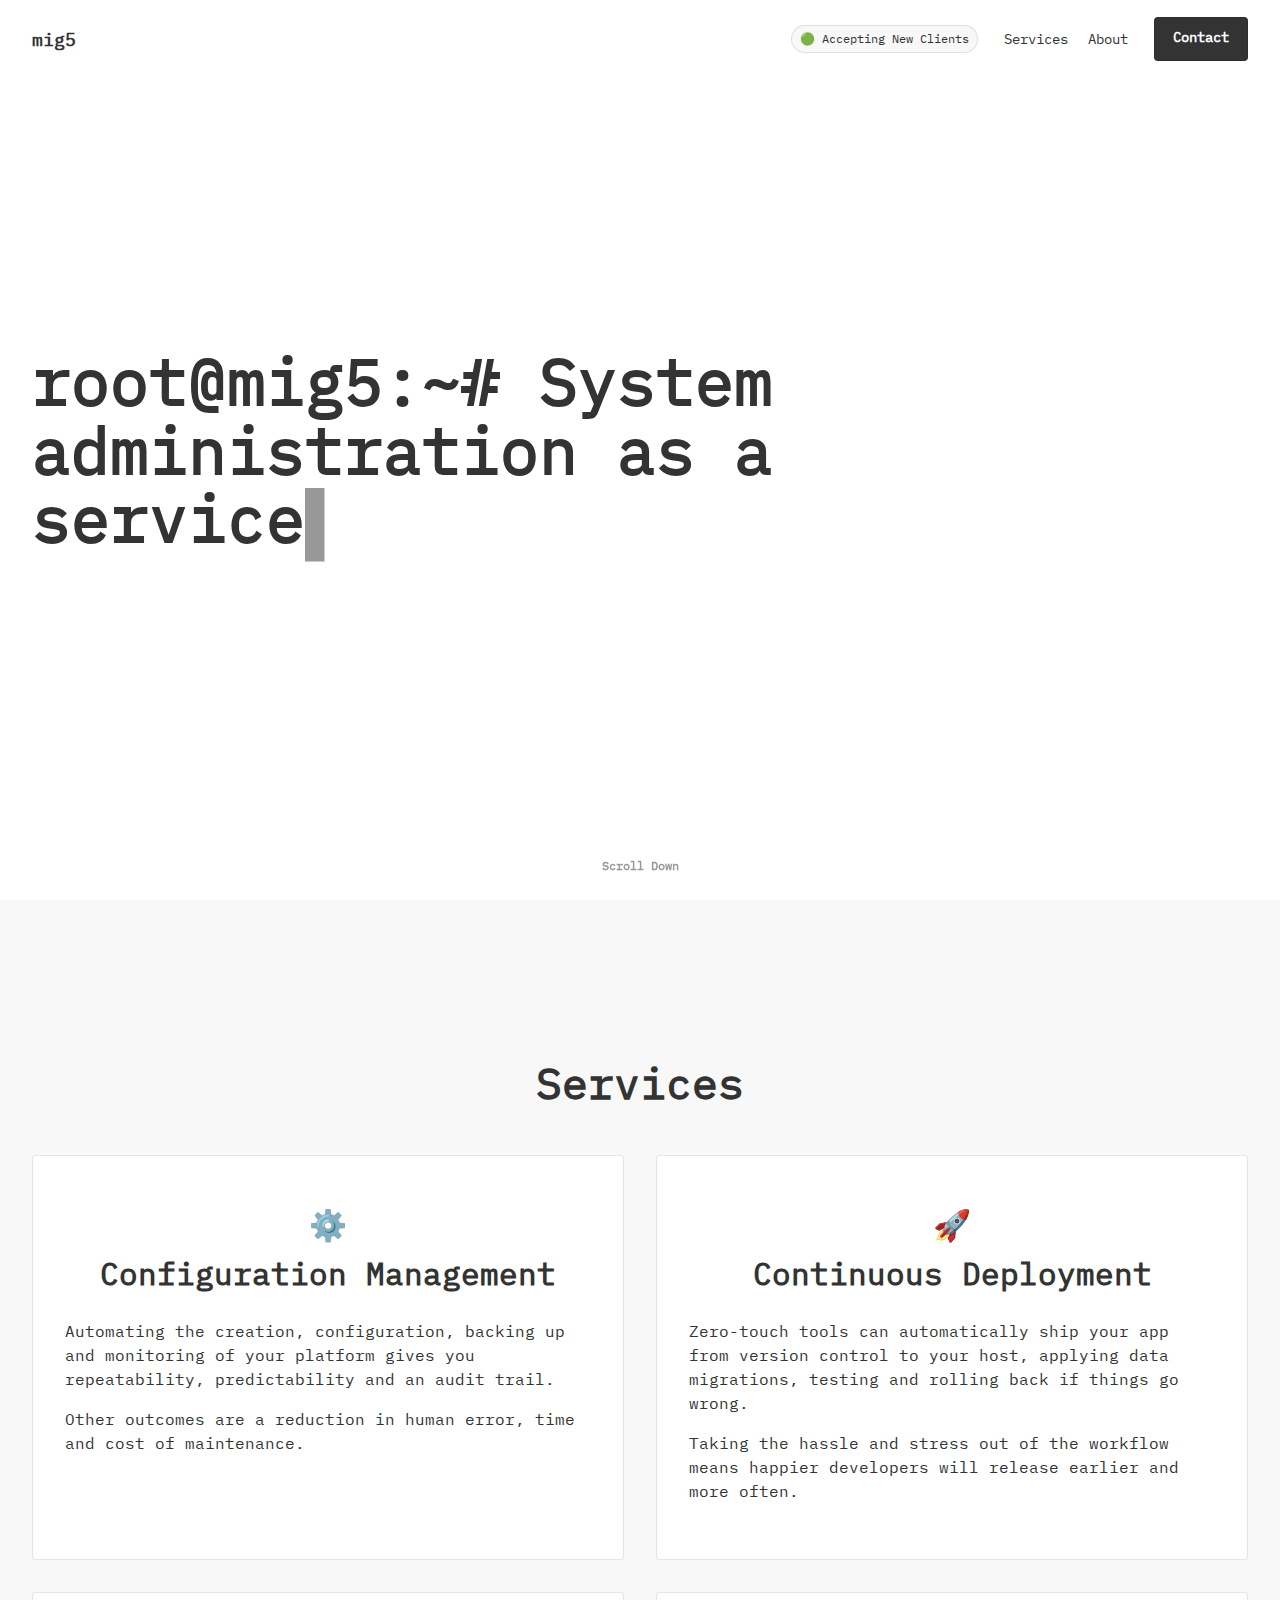
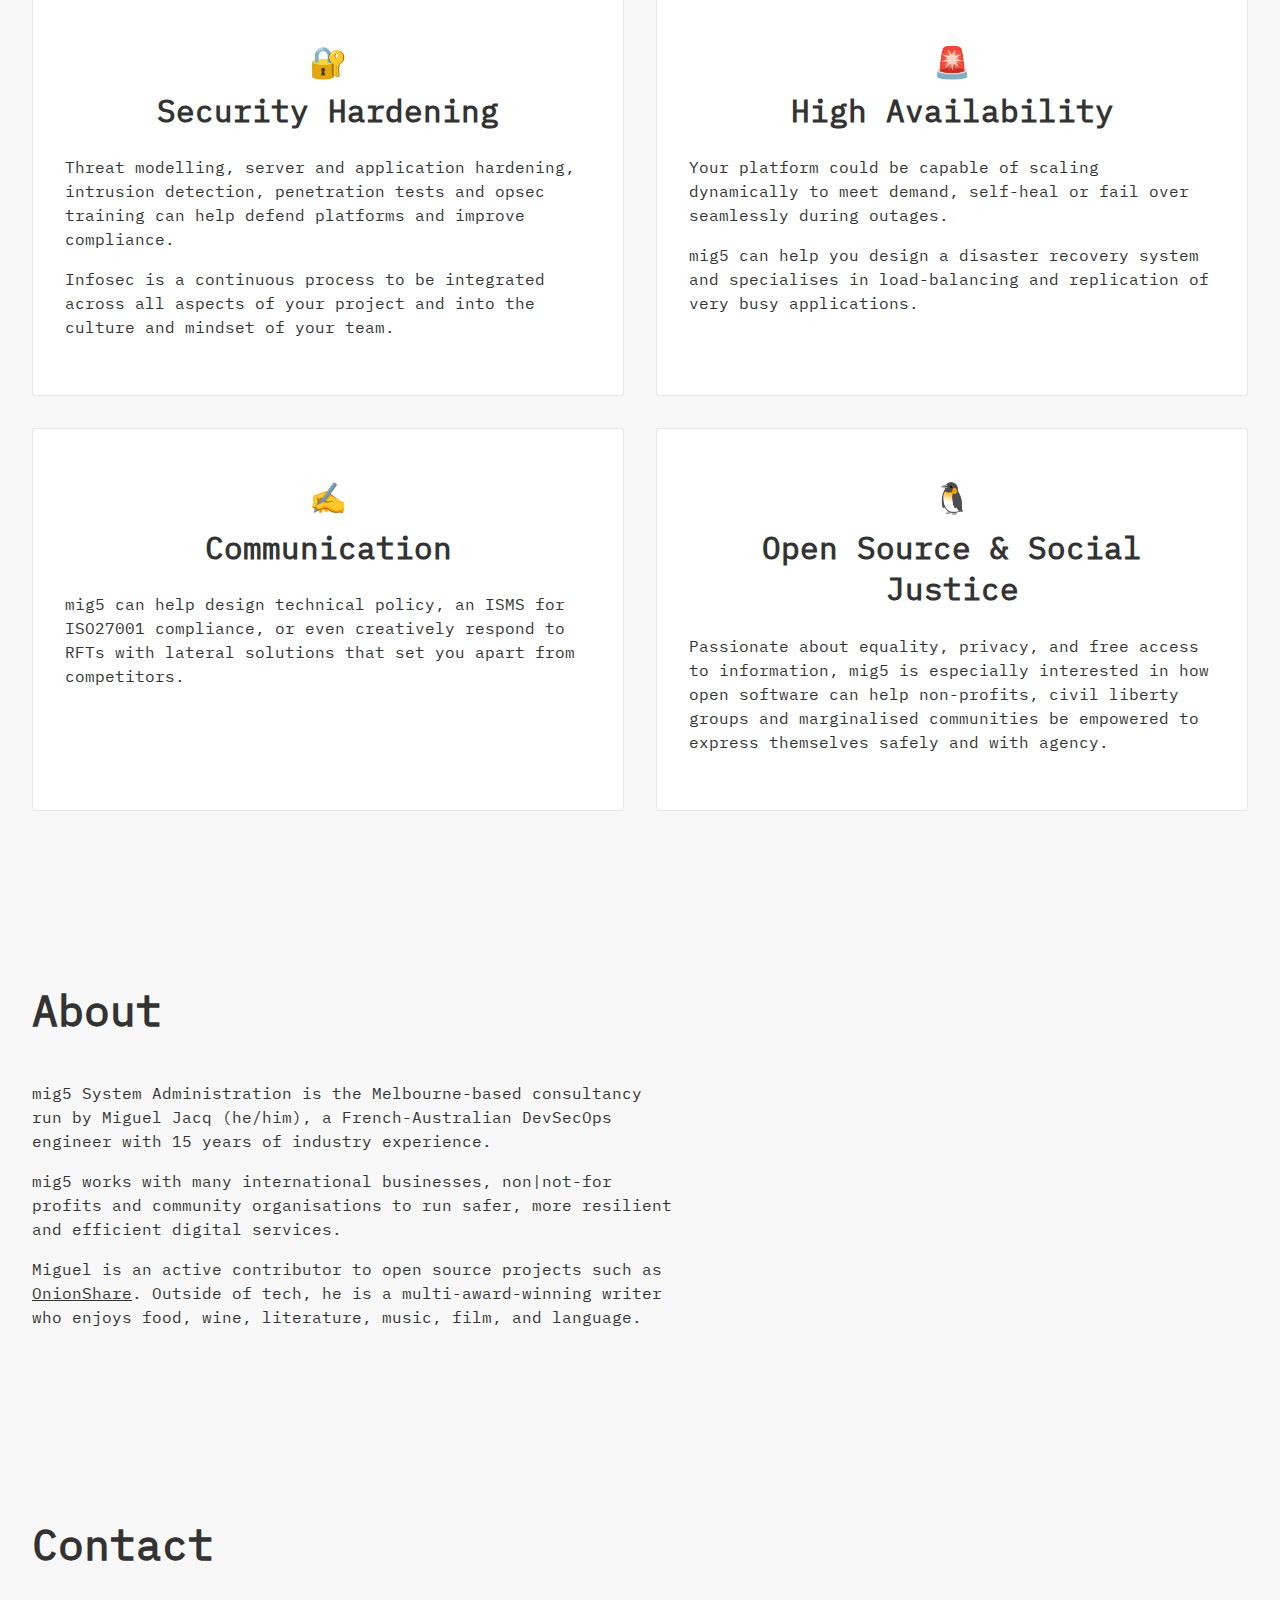
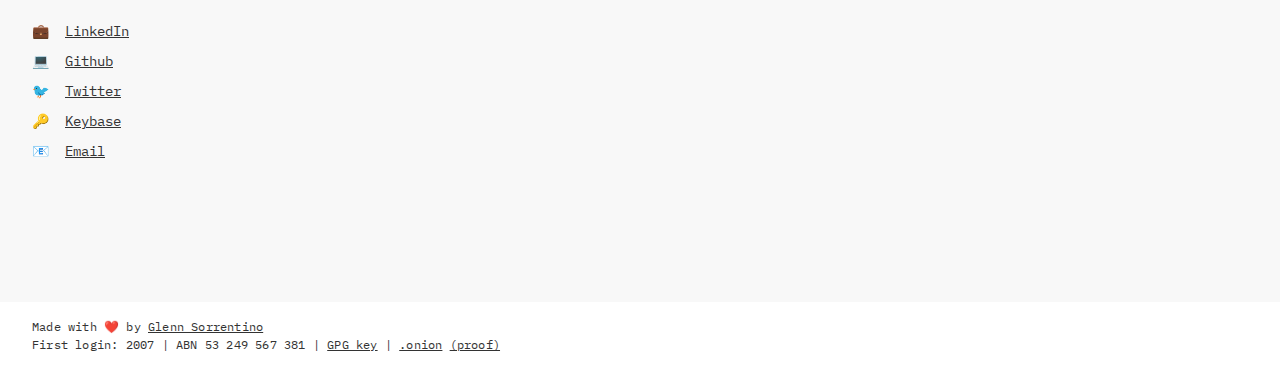
<file: index.html>
<!doctype html>

<html lang="en">

<head>
	<meta charset="utf-8">
	<meta name="author" content="Glenn Sorrentino">
	<meta name="viewport" content="width=device-width, initial-scale=1">

	<title>mig5 - System Administration as a Service</title>

	<link rel="icon" type="image/x-icon" href="design-system/images/favicon/favicon.ico">
	<link rel="stylesheet" href="design-system/css/style.css">
	<link rel="stylesheet" href="css/style.css">

	<script src="design-system/js/jquery-min.js"></script>
	<script src="design-system/js/design-system.js"></script>
</head>

<body>
	<header>
		<div class="wrapper">
			<div class="logo">
				<div class="logoMark"></div>
				<h1><a href="#">mig5</a></h1>
			</div>
			<nav>
				<ul>
					<li><p class="badge">🟢 Accepting New Clients</p></li>
					<li><a class="wrapper" href="#services">Services</a></li>
					<li><a class="wrapper" href="#about">About</a></li>
					<li><a role="button" class="btn primaryBtn btnLrg" href="#contact">Contact</a></li>
				</ul>
				<a aria-label="Menu" class="mobileNav btnIcon"></a>
			</nav>
		</div>
	</header>

	<div role="main">

		<section class="intro">
			<div class="wrapper">
				<h2>root@mig5:~# System administration as a service<span class="cursor">▌</span></h2>
			</div>
			<p class="hint"><a href="#services">Scroll Down</a></p>
		</section>

		<section id="services">
			<div class="wrapper center">
				<h3>Services</h3>
				<div class="groupRow">
					<div class="description card">
						<h4><span class="emoji">⚙️</span>Configuration Management</h4>
						<p>Automating the creation, configuration, backing up and monitoring of your platform gives you repeatability, predictability and an audit trail.</p>
						<p>Other outcomes are a reduction in human error, time and cost of maintenance.</p>
					</div>
					<div class="description card">
						<h4><span class="emoji">🚀</span>Continuous Deployment</h4>
						<p>Zero-touch tools can automatically ship your app from version control to your host, applying data migrations, testing and rolling back if things go wrong.</p>
						<p>Taking the hassle and stress out of the workflow means happier developers will release earlier and more often.</p>
					</div>
				</div>
				<div class="groupRow">
					<div class="description card">
						<h4><span class="emoji">🔐</span>Security Hardening</h4>
						<p>Threat modelling, server and application hardening, intrusion detection, penetration tests and opsec training can help defend platforms and improve compliance.</p>
						<p>Infosec is a continuous process to be integrated across all aspects of your project and into the culture and mindset of your team.</p>
					</div>
					<div class="description card">
						<h4><span class="emoji">🚨</span>High Availability</h4>
						<p>Your platform could be capable of scaling dynamically to meet demand, self-heal or fail over seamlessly during outages.</p>
						<p>mig5 can help you design a disaster recovery system and specialises in load-balancing and replication of very busy applications.</p>
					</div>
				</div>
				<div class="groupRow">
					<div class="description card">
						<h4><span class="emoji">✍️</span>Communication</h4>
						<p>mig5 can help design technical policy, an ISMS for ISO27001 compliance, or even creatively respond to RFTs with lateral solutions that set you apart from competitors.</p>
					</div>
					<div class="description card">
						<h4><span class="emoji">🐧</span>Open Source & Social Justice</h4>
						<p>Passionate about equality, privacy, and free access to information, mig5 is especially interested in how open software can help non-profits, civil liberty groups and marginalised communities be empowered to express themselves safely and with agency.</p>
					</div>
				</div>
			</div>
		</section>

		<section id="about">
			<div class="wrapper">
				<h3>About</h3>
				<div class="description">
					<p>mig5 System Administration is the Melbourne-based consultancy run by Miguel Jacq (he/him), a French-Australian DevSecOps engineer with 15 years of industry experience.</p>
					<p>mig5 works with many international businesses, non|not-for profits and community organisations to run safer, more resilient and efficient digital services.</p>
					<p>Miguel is an active contributor to open source projects such as <a href="https://onionshare.org" target="_blank" rel="noopener noreferrer">OnionShare</a>. Outside of tech, he is a multi-award-winning writer who enjoys food, wine, literature, music, film, and language.</p>
				</div>
			</div>
		</section>

		<section id="contact">
			<div class="wrapper">
				<h3>Contact</h3>
				<div class="description">
					<ul>
						<li>💼&nbsp;&nbsp;<a href="https://www.linkedin.com/in/mig5/" target="_blank" rel="noopener noreferrer">LinkedIn</a></li>
						<li>💻&nbsp;&nbsp;<a href="https://github.com/mig5" target="_blank" rel="noopener noreferrer">Github</a></li>
						<li>🐦&nbsp;&nbsp;<a href="https://twitter.com/_mig5" target="_blank" rel="noopener noreferrer">Twitter</a></li>
						<li>🔑&nbsp;&nbsp;<a href="https://keybase.io/mig5" target="_blank" rel="noopener noreferrer">Keybase</a></li>
						<li>📧&nbsp;&nbsp;<a href="mailto:mig@mig5.net?subject=Let‘s%20Work%20Together!">Email</a></li>
					</ul>
				</div>
			</div>
		</section>

	</div>

	<footer>
		<div class="wrapper">
			<p>Made with ❤️ by <a href="https://glennsorrentino.com" target="_blank" rel="noopener noreferrer">Glenn Sorrentino</a></p>
			<p>First login: 2007 | ABN 53 249 567 381 | <a href="https://mig5.net/static/mig5.asc" target="_blank" rel="noopener noreferrer">GPG key</a> | <a href="http://yvhz3ofkv7gwf5hpzqvhonpr3gbax2cc7dee3xcnt7dmtlx2gu7vyvid.onion/" target="_blank" rel="noopener noreferrer">.onion</a> <a href="https://mig5.net/static/onion.txt" target="_blank" rel="noopener noreferrer">(proof)</a></p>
		</div>
	</footer>

</body>

</html>
</file>
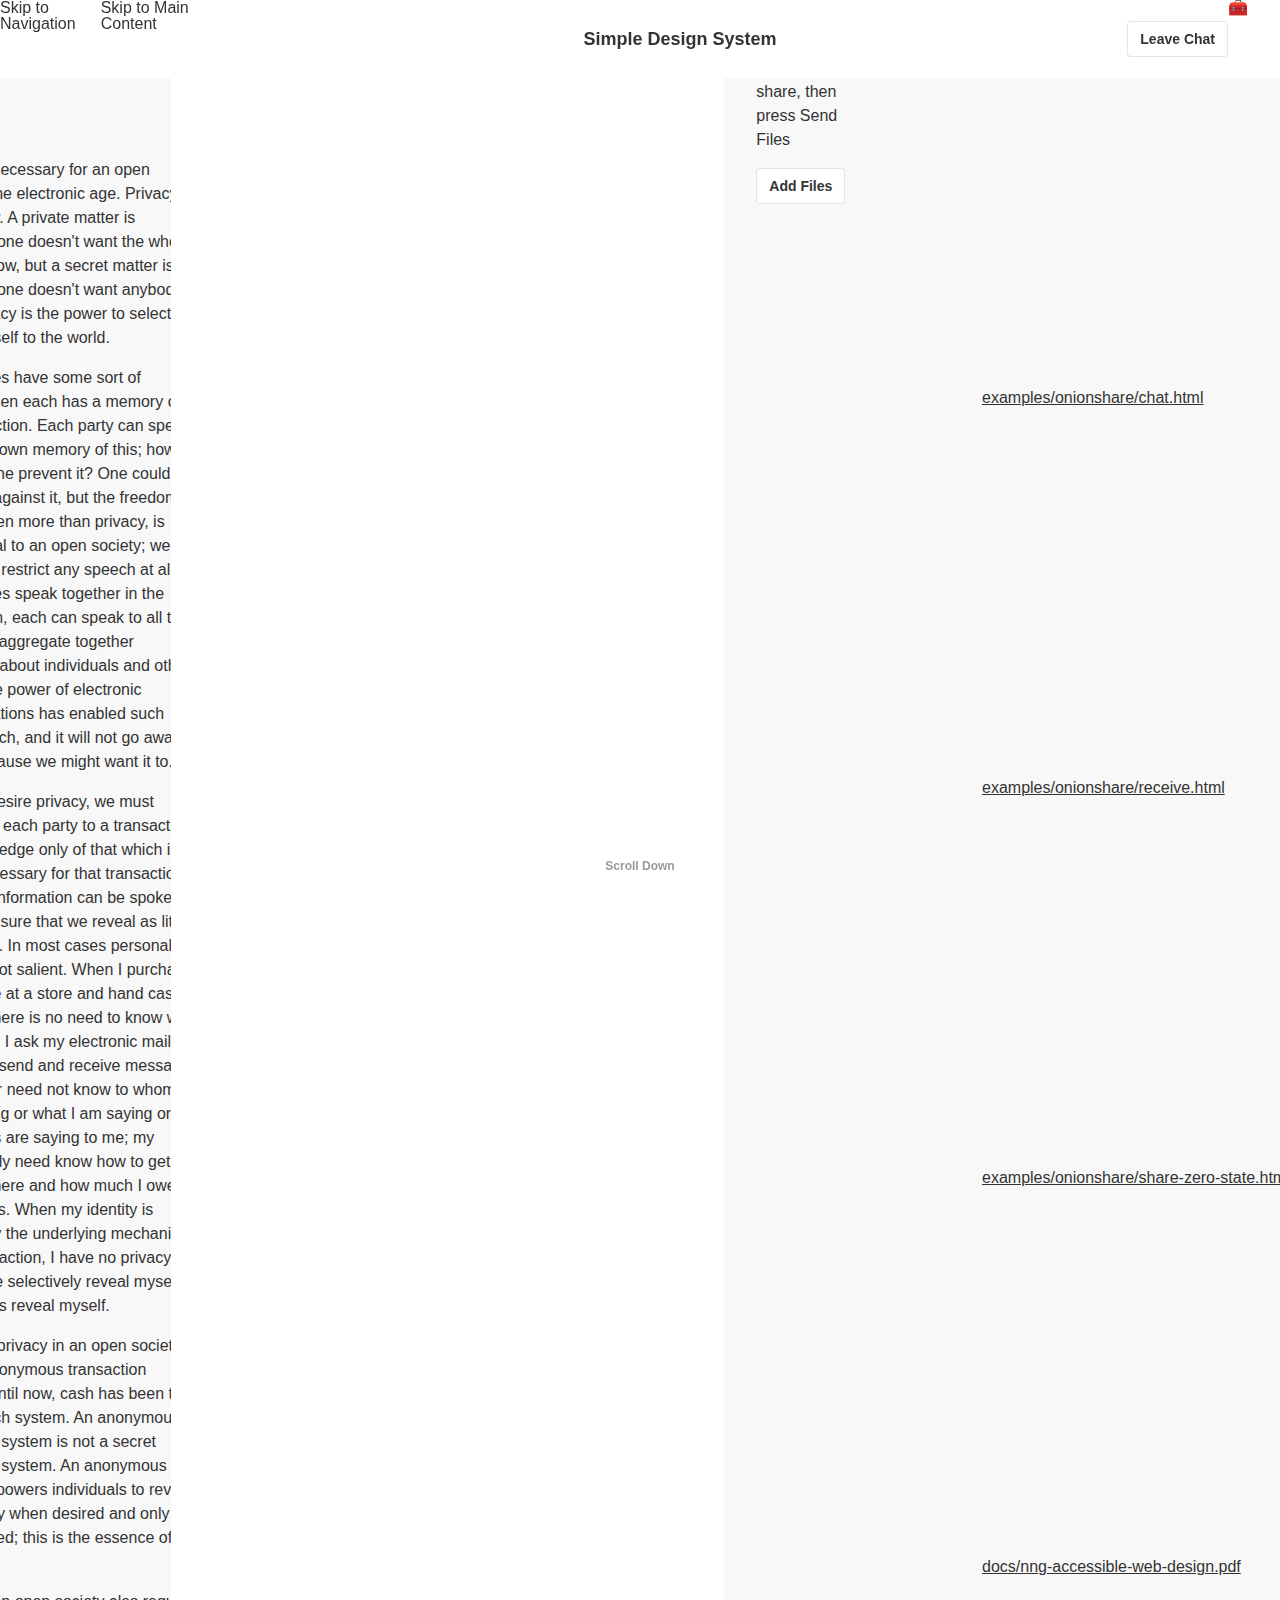
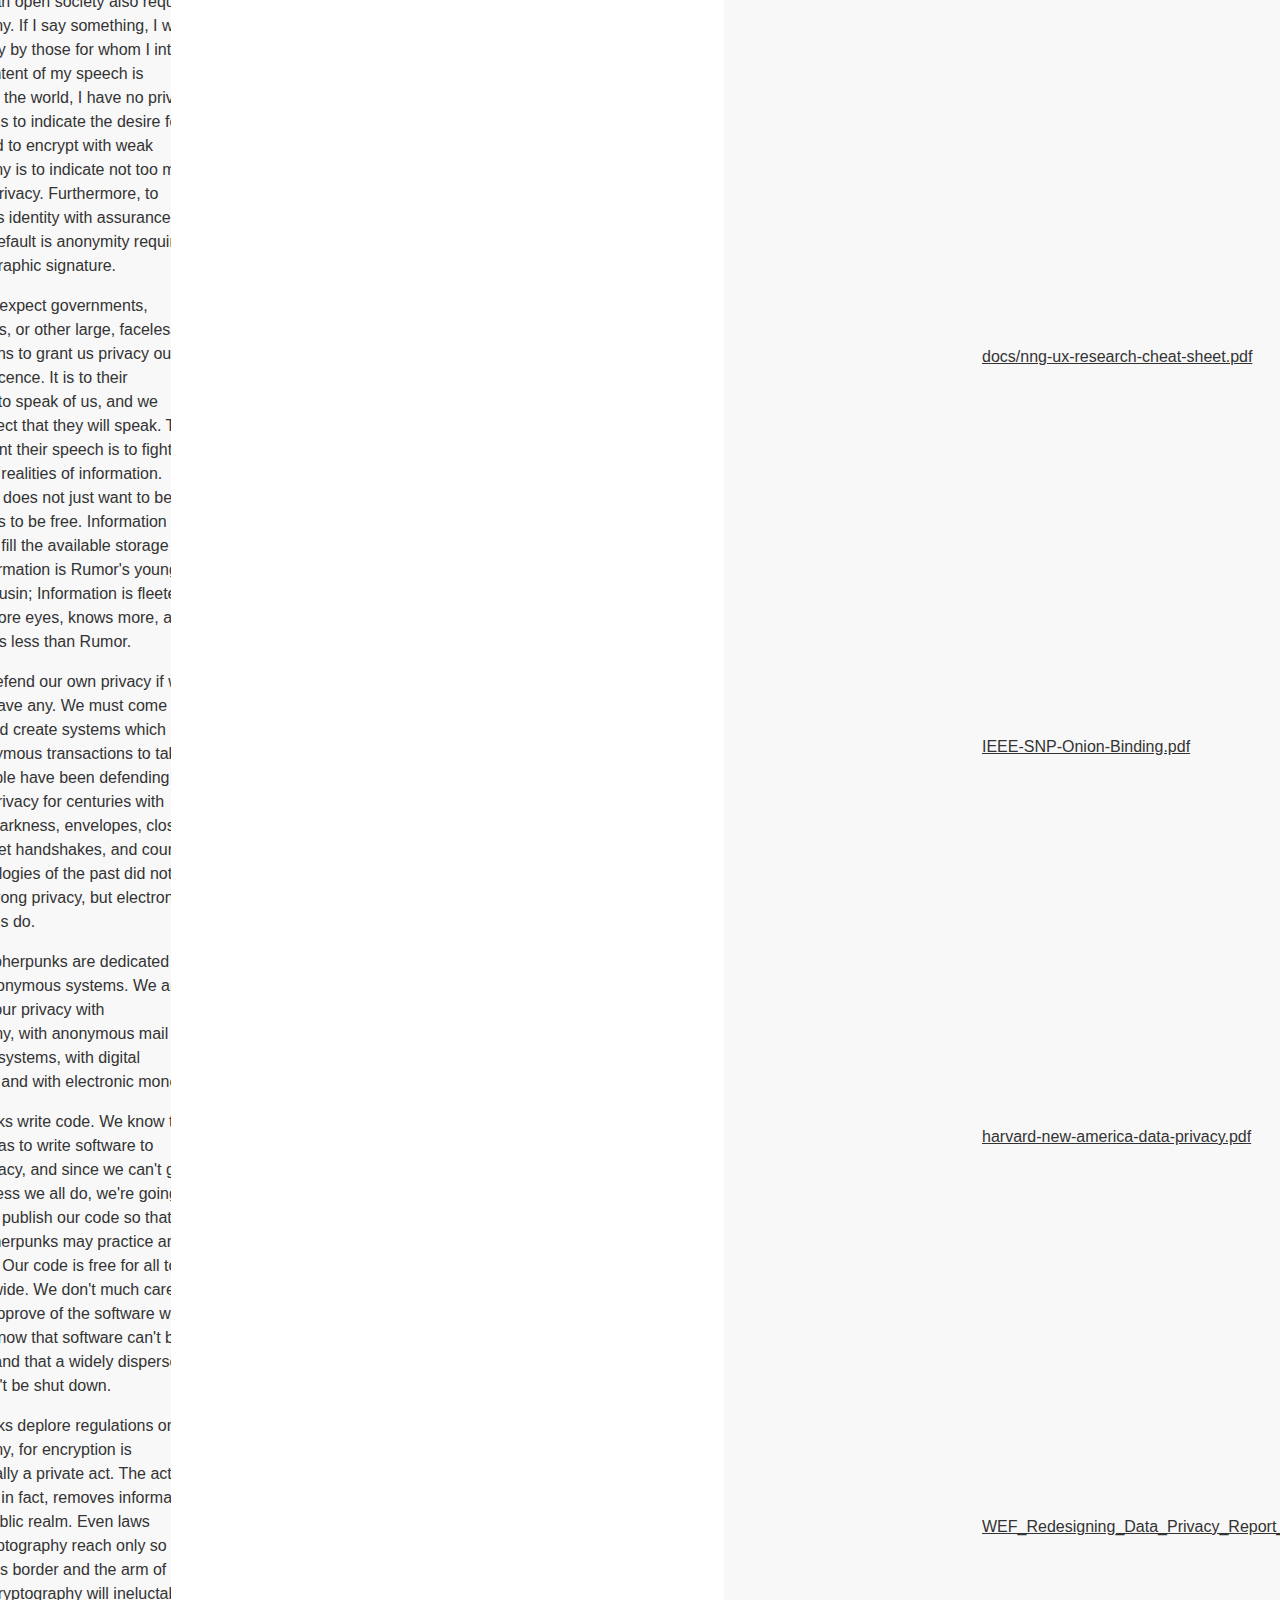
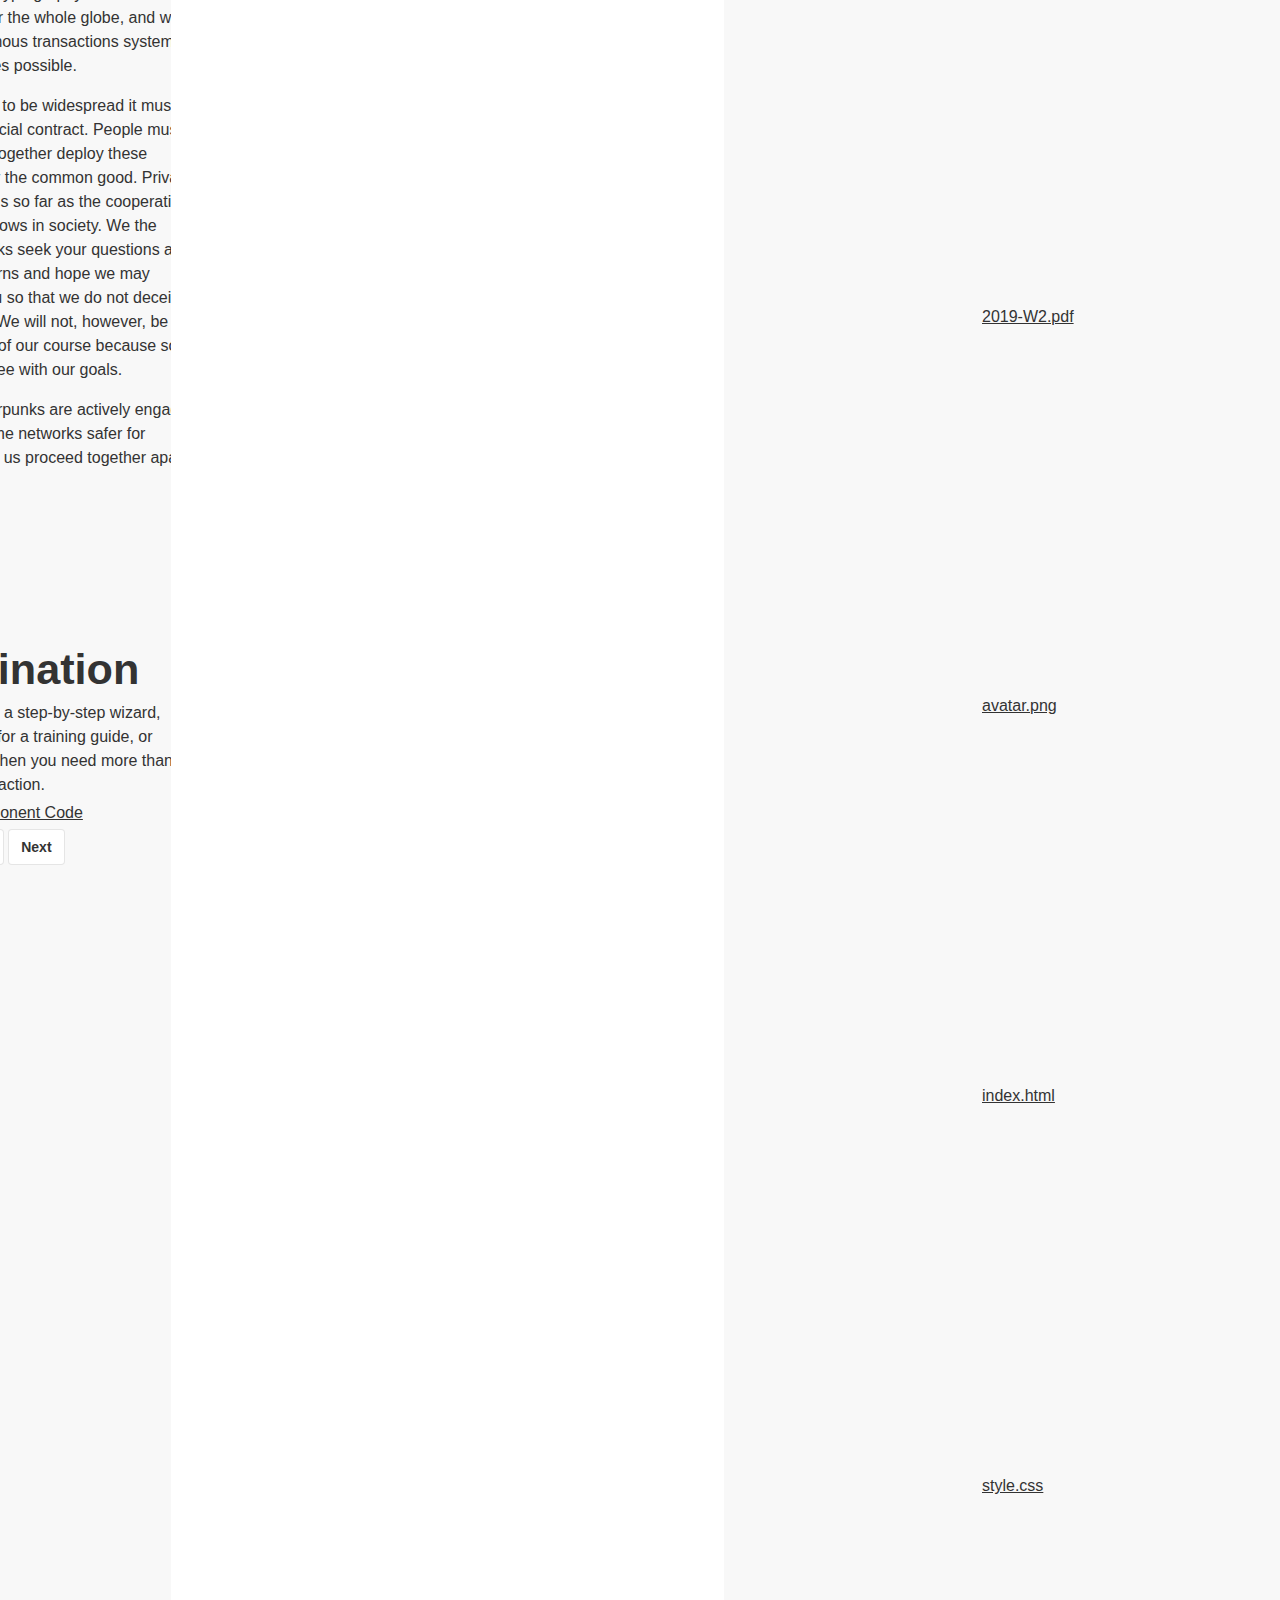
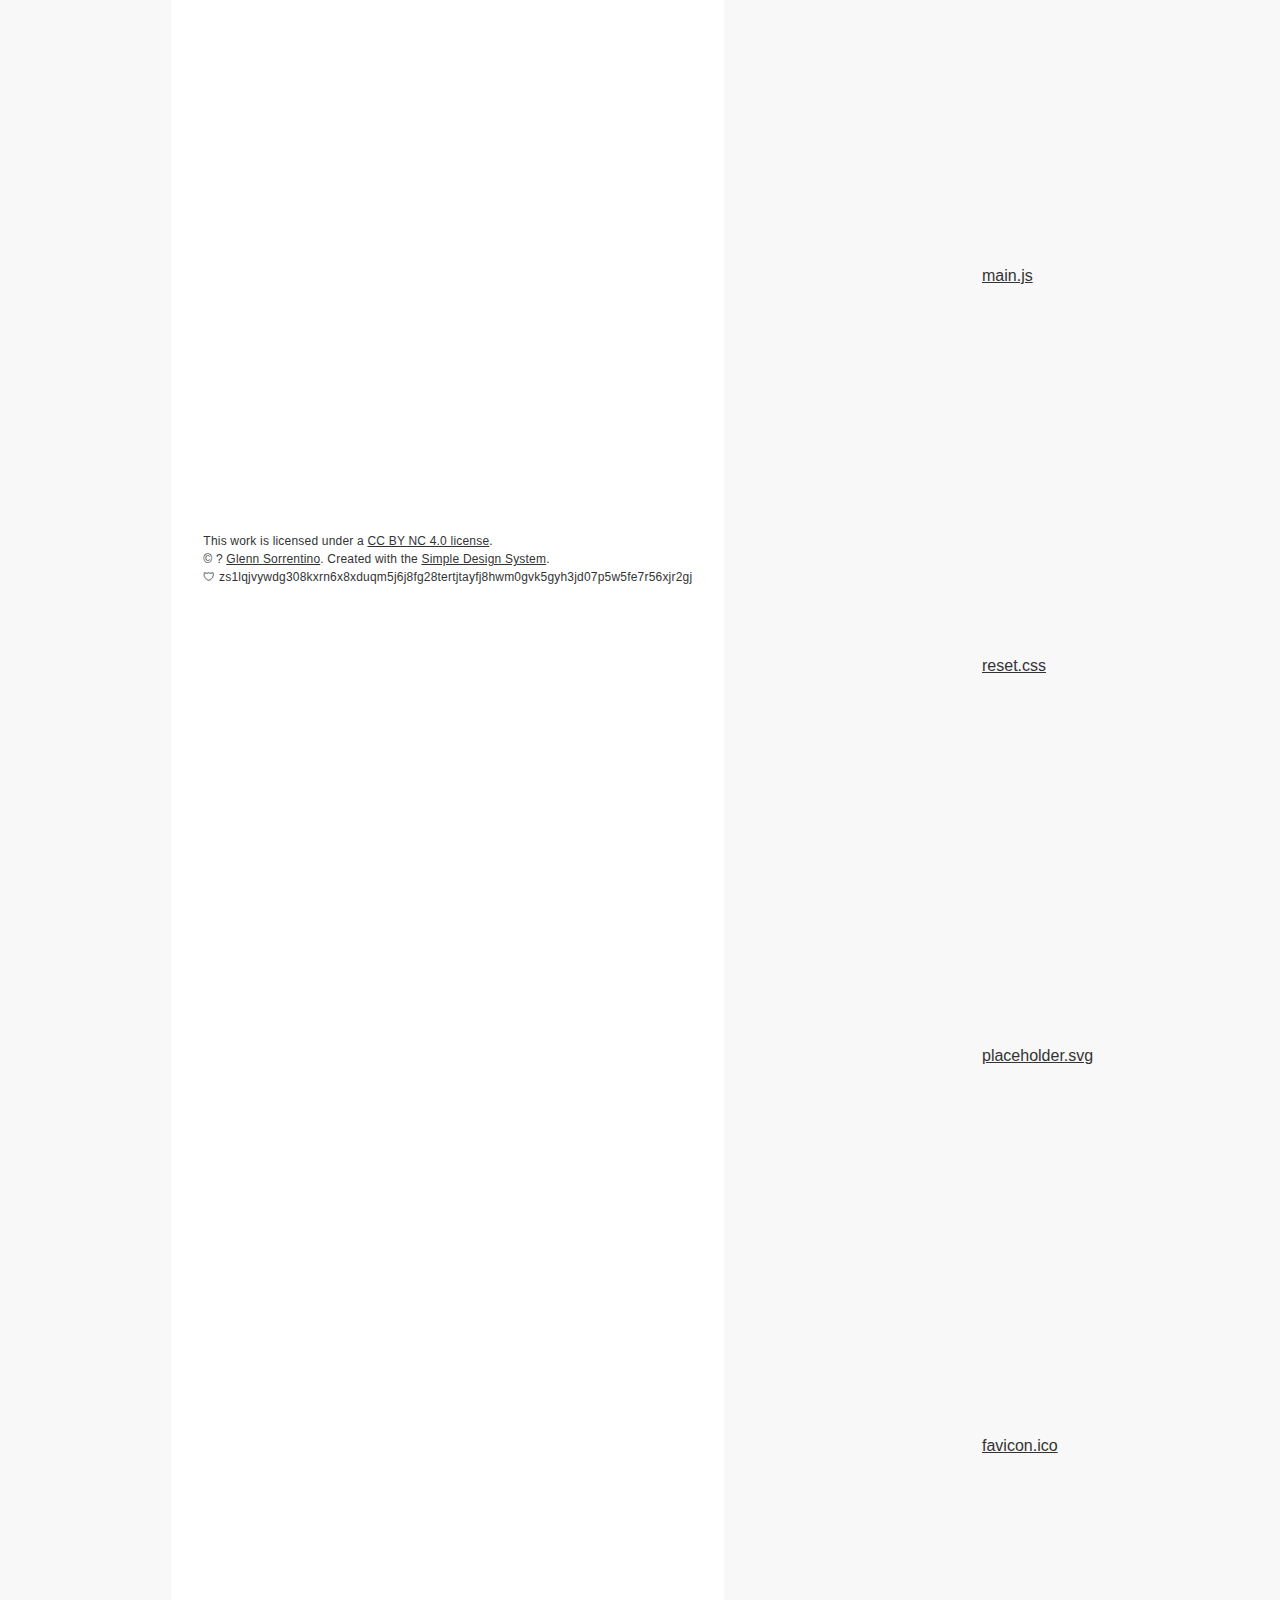
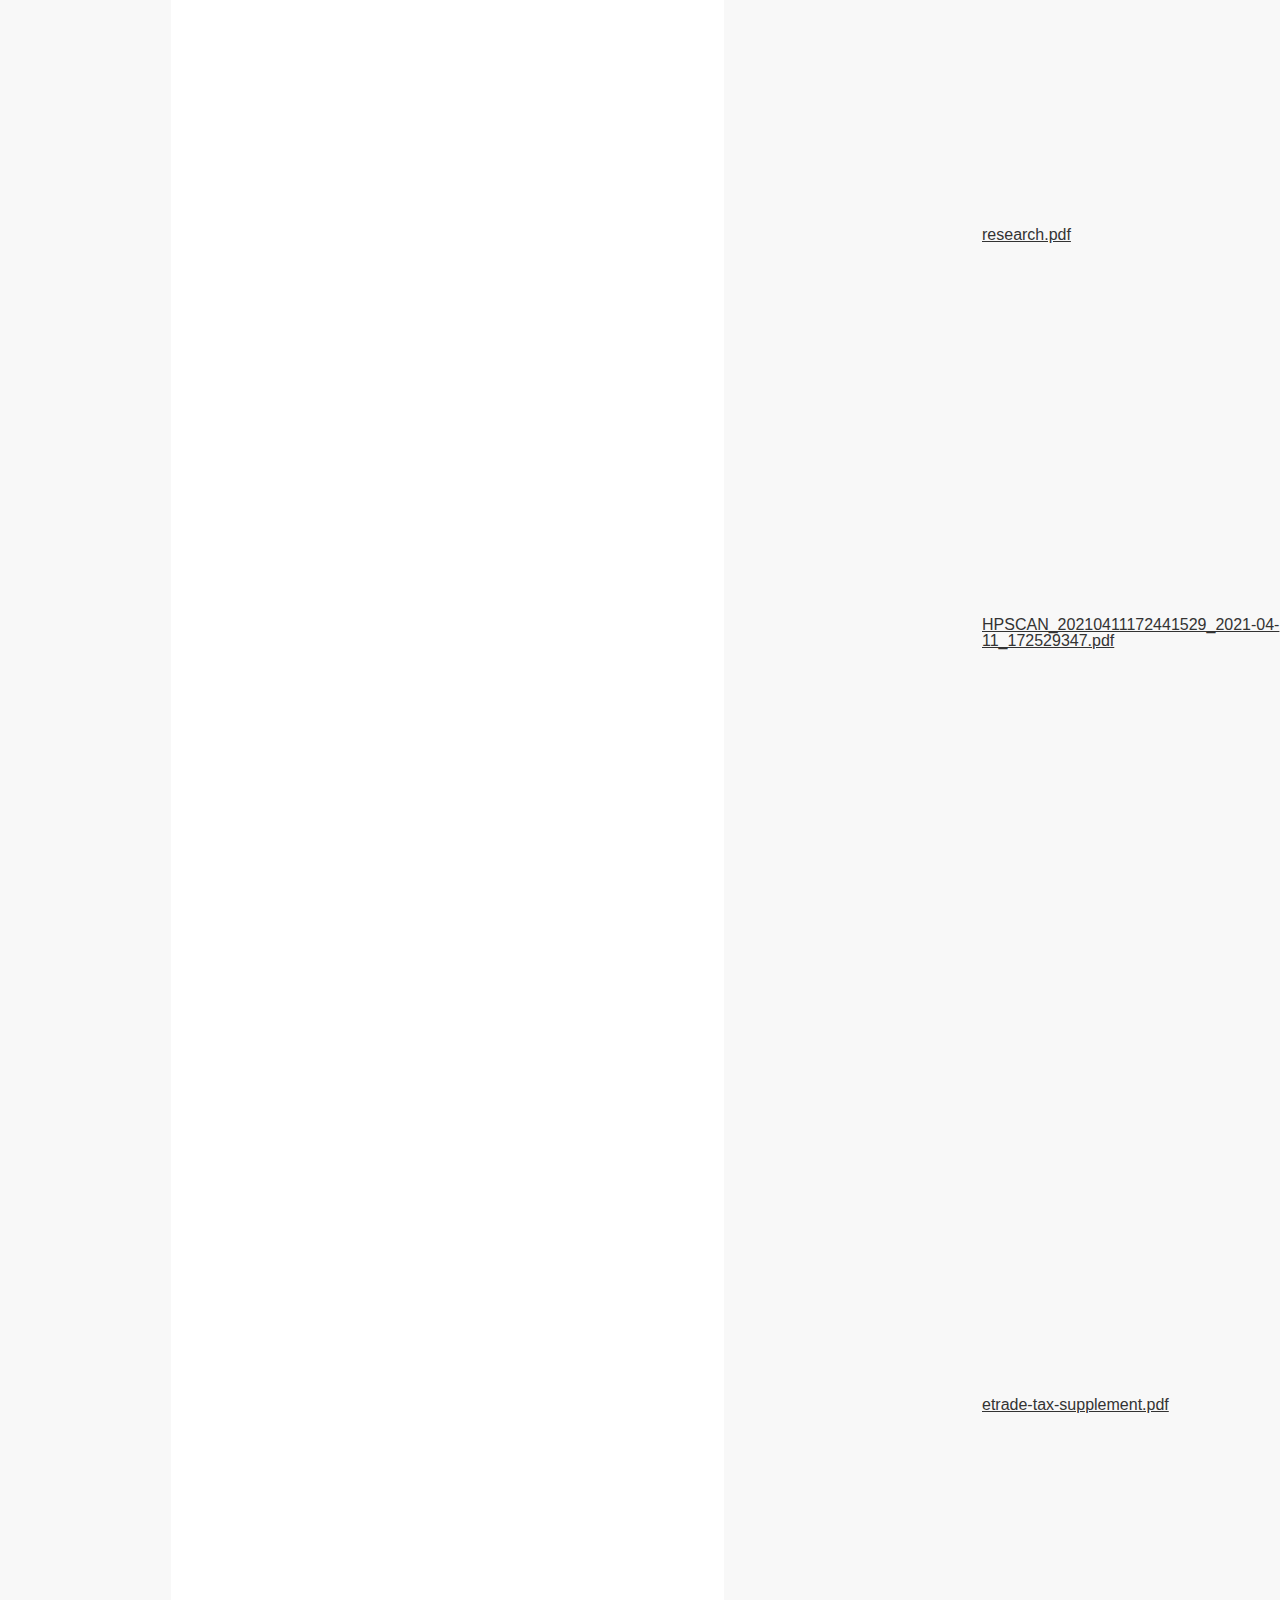
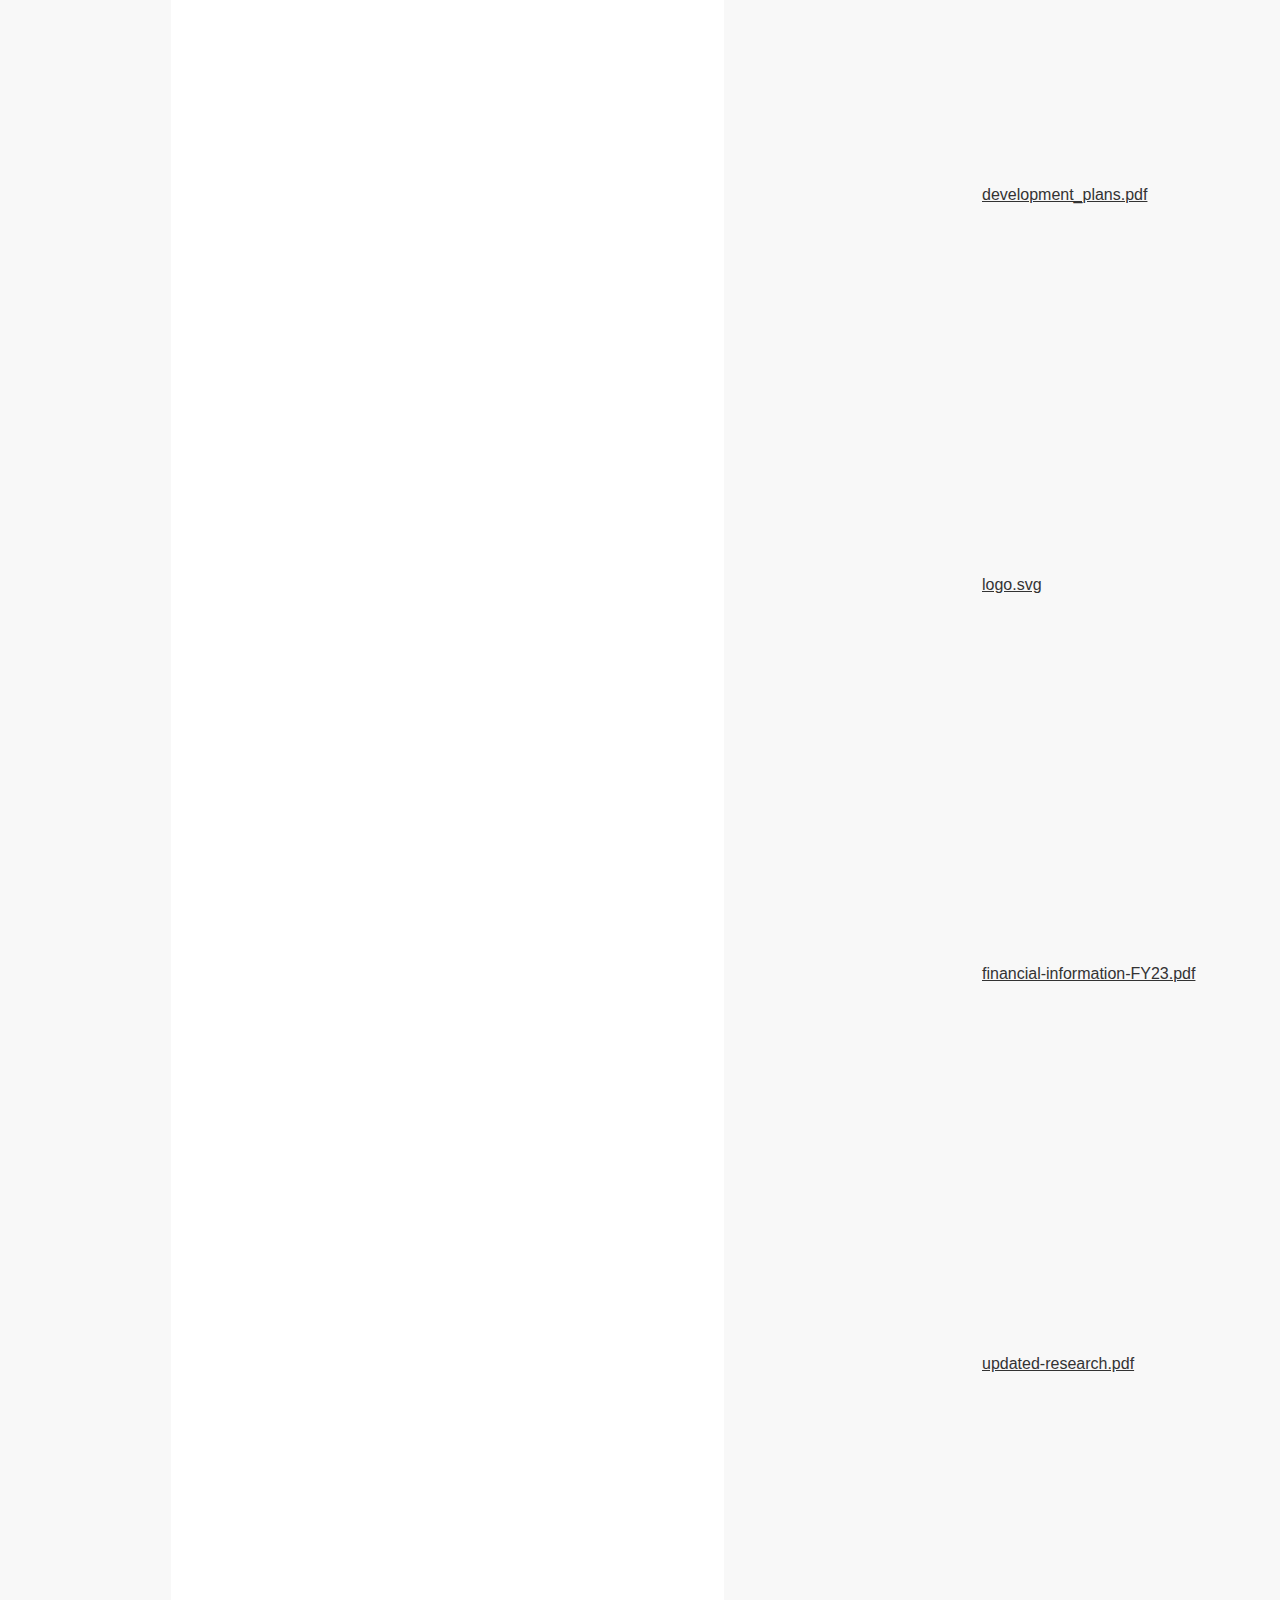
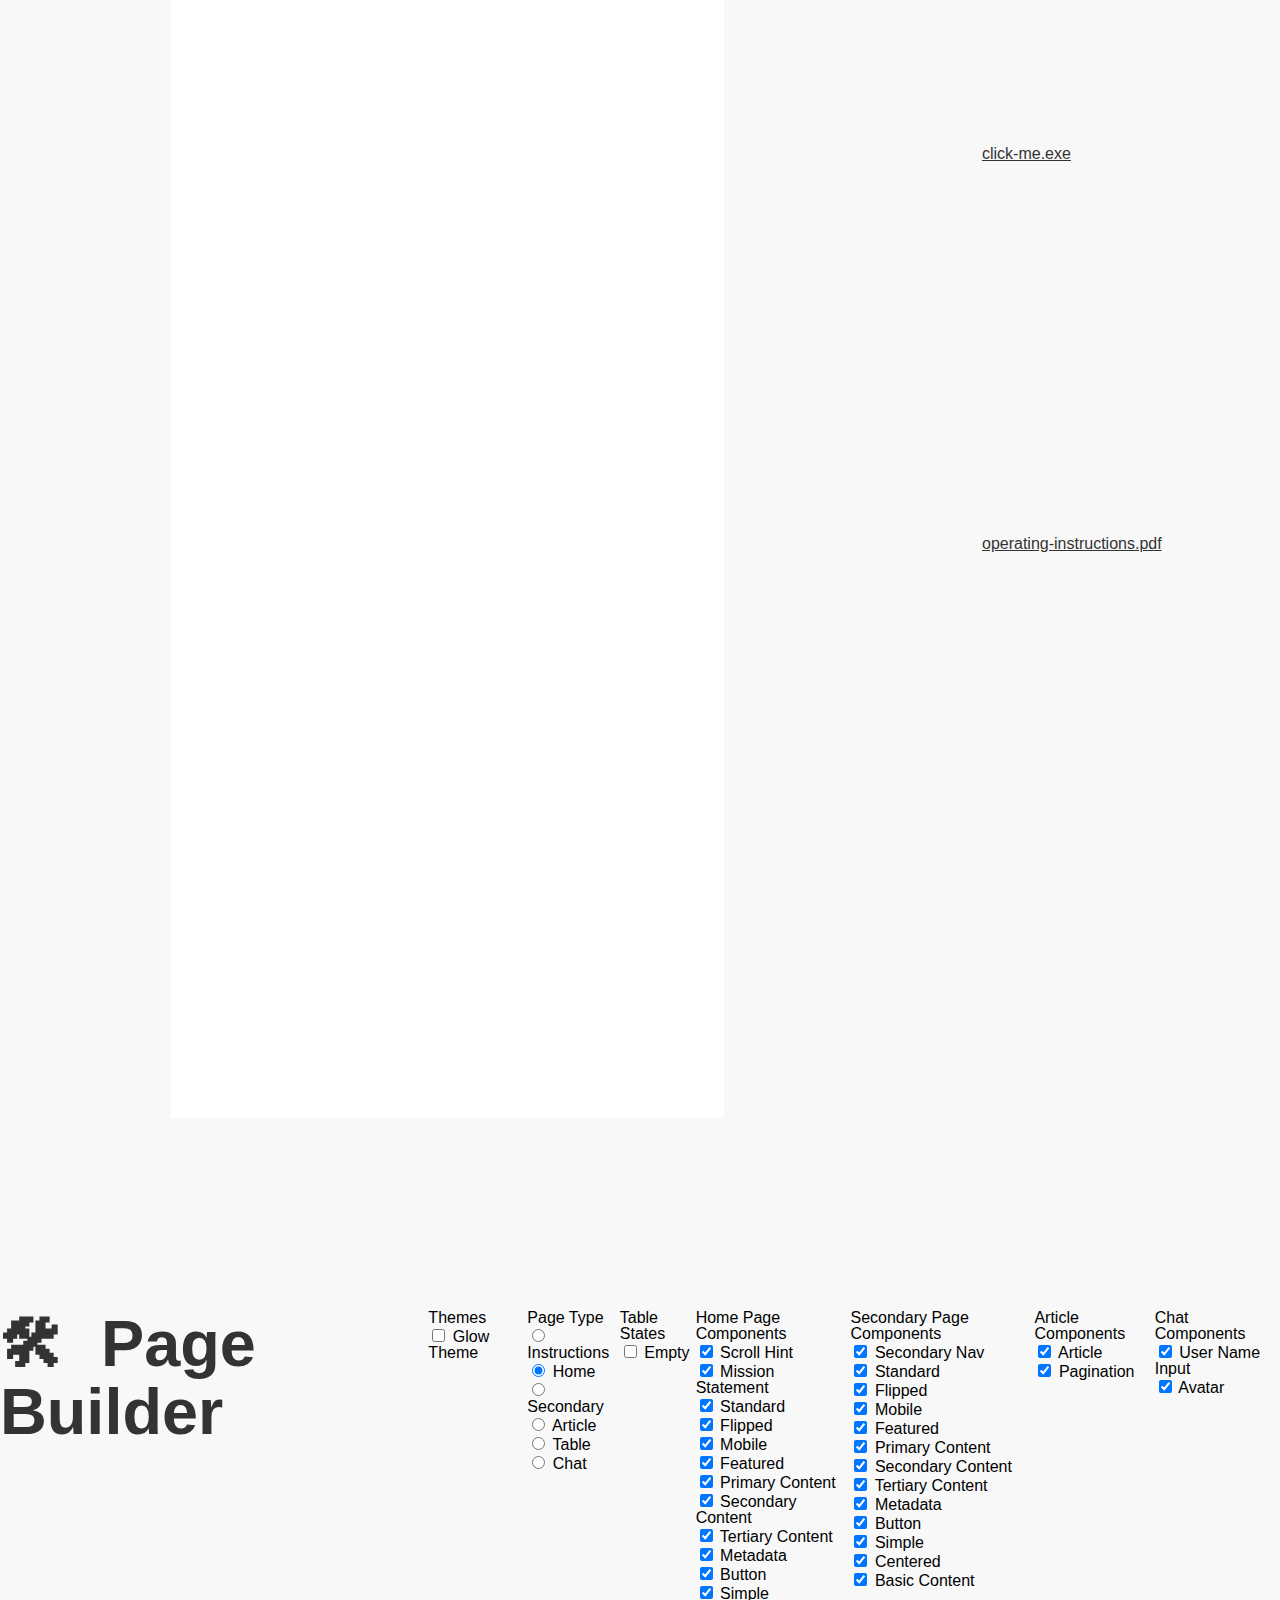
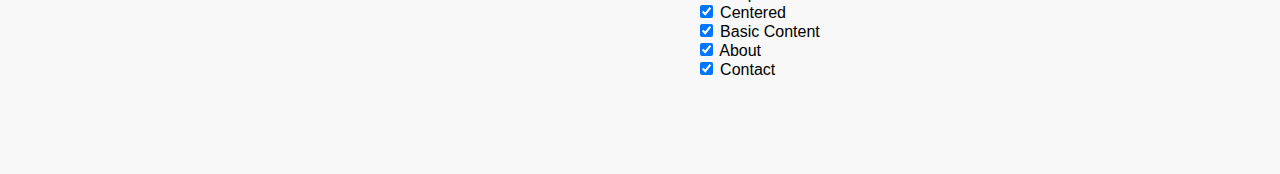
<file: design-system/index.html>
<!doctype html>

<html lang="en">

<head>
	<meta charset="utf-8">
	<meta name="author" content="Glenn Sorrentino">
	<meta name="viewport" content="width=device-width, initial-scale=1">

	<title>🧰 Simple Design System</title>
	<link rel="stylesheet" href="css/style.css">

	<script src="js/jquery-min.js"></script>
	<script src="components/header/js/header.js"></script>
	<script src="components/hint/js/hint.js"></script>
	<script src="components/footer/js/footer.js"></script>
	<script src="builder/js/builder.js"></script>
	<script src="components/chat/js/chat.js"></script>
</head>

<body id="builder">

	<section class="canvas">

		<!-- NOTIFICATIONS -->

		<p class="toast">🥳 You're one of the <a href="https://www.w3schools.com/browsers/" rel="noopener noreferrer nofollow" target="_blank">6.6% of people in the world</a> using Firefox!</p>

		<!-- BODY -->

		<section class="instructions hidden">

			<header>
				<a href="#navigation" class="assistiveText">Skip to Navigation</a>
				<a href="#content" class="assistiveText">Skip to Main Content</a>
				<div class="wrapper">
					<div class="logoMark emptyLogo"></div>
					<h1 class="logo"><a href="#">Simple Design System</a></h1>
					<nav id="navigation">
						<a role="button" class="navButton withUtil" tabindex="0">
							<div class="menu"></div>
						</a>
						<ul>
							<li><a href="https://github.com/glenn-sorrentino/design-system/blob/main/components/header/html/header.html" rel="noopener noreferrer nofollow" target="_blank">View Component Code</a></li>
							<li><a href="#">Page 2</a></li>
							<li><a href="#">Page 3</a></li>
							<li><a role="button" class="btn primaryBtn" href="https://github.com/glenn-sorrentino/design-system" rel="noopener noreferrer nofollow" target="_blank">Contribute</a></li>
						</ul>
						<a role="button" class="utilityIcon" tabindex="0">🧰</a>
					</nav>
					<nav id="navigation" class="staged">
						<a role="button" class="navButton closeButton" tabindex="0">
							<div class="close"></div>
						</a>
						<ul>
							<li><a href="https://github.com/glenn-sorrentino/design-system/blob/main/components/header/html/header.html" rel="noopener noreferrer nofollow" target="_blank">View Component Code</a></li>
							<li><a href="#">Page 2</a></li>
							<li><a href="#">Page 3</a></li>
							<li><a role="button" class="btn primaryBtn" href="https://github.com/glenn-sorrentino/design-system" rel="noopener noreferrer nofollow" target="_blank">Contribute</a></li>
						</ul>
					</nav>
				</div>
			</header>

			<!-- INTRO -->

			<main id="content">

				<section class="intro instructionsIntro wrapper">
					<div>
						<h1>Design Your Page</h1>
						<p>1️⃣ Modify the page properties on the right</p>
						<p>2️⃣ Scroll around to see your changes</p>
					</div>
				</section>

			</main>

		</section>

		<!-- HOME TEMPLATE -->

		<section class="home-template">

			<header>
				<a href="#navigation" class="assistiveText">Skip to Navigation</a>
				<a href="#content" class="assistiveText">Skip to Main Content</a>
				<div class="wrapper">
					<div class="logoMark emptyLogo"></div>
					<h1 class="logo"><a href="#">Simple Design System</a></h1>
					<nav id="navigation">
						<a role="button" class="navButton withUtil" tabindex="0">
							<div class="menu"></div>
						</a>
						<ul>
							<li><a href="https://github.com/glenn-sorrentino/design-system/blob/main/components/header/html/header.html" rel="noopener noreferrer nofollow" target="_blank">View Component Code</a></li>
							<li><a href="#">Page 2</a></li>
							<li><a href="#">Page 3</a></li>
							<li><a role="button" class="btn primaryBtn" href="https://github.com/glenn-sorrentino/design-system" rel="noopener noreferrer nofollow" target="_blank">Contribute</a></li>
						</ul>
						<a role="button" class="utilityIcon" tabindex="0">🧰</a>
					</nav>
					<nav id="navigation" class="staged">
						<a role="button" class="navButton closeButton" tabindex="0">
							<div class="close"></div>
						</a>
						<ul>
							<li><a href="https://github.com/glenn-sorrentino/design-system/blob/main/components/header/html/header.html" rel="noopener noreferrer nofollow" target="_blank">View Component Code</a></li>
							<li><a href="#">Page 2</a></li>
							<li><a href="#">Page 3</a></li>
							<li><a role="button" class="btn primaryBtn" href="https://github.com/glenn-sorrentino/design-system" rel="noopener noreferrer nofollow" target="_blank">Contribute</a></li>
						</ul>
					</nav>
				</div>
			</header>

			<!-- HOME - INTRO -->

			<main id="content">

				<section class="intro homeIntro wrapper">
					<div>
						<h1>Stop reinventing the&nbsp;wheel</h1>
						<p>🔬 A research-based framework for building durable web experiences.</p>
						<p><a href="https://github.com/glenn-sorrentino/design-system/blob/main/components/intro/html/home-intro.html" rel="noopener noreferrer nofollow" target="_blank">View&nbsp;Component&nbsp;Code</a></p>
					</div>
					<p class="hint">Scroll Down</p>
				</section>

				<!-- HOME - MISSION STATEMENT -->

				<section class="statement wrapper">
					<p class="emoji"><a href="https://github.com/glenn-sorrentino/design-system/blob/main/components/statement/html/statement.html" rel="noopener noreferrer nofollow" target="_blank">🏴‍☠️</a></p>
					<p>The Simple Design System is built on the idea that <span class="highlight">good design should be free</span>. With a focus on human-centered design, this resource will be updated as data changes and trends evolve.</p>
				</section>

				<!-- HOME - DESIGN RESOURCES -->

				<section class="content centeredContent designContent wrapper">
					<h2>Design Resources</h2>
					<div class="contentItem blockContent">
						<div class="description">
							<div class="icon figma"></div>
							<h3>Figma Kit</h3>
							<p>Use the design system and other resources through the Figma kit.</p>
							<a role="button" class="btn" href="https://www.figma.com/file/NAqQuqB1mt4Oix3Sdyhr4L/Simple-Design-System-Kit?node-id=5%3A2362" rel="noopener noreferrer nofollow" target="_blank">Use it Now</a>
						</div>
					</div>
				</section>

				<!-- HOME - PRIMARY LIST -->

				<section class="content primaryContent wrapper">
					<h2>Primary Content</h2>
					<div class="contentItem standardItem">
						<div class="description">
							<div class="icon placeholder"></div>
							<h3>Standard</h3>
							<p>This is a basic side-by-side layout for a content item.</p>
							<a href="https://github.com/glenn-sorrentino/design-system/blob/main/components/content/html/item-standard.html" rel="noopener noreferrer nofollow" target="_blank">View Component Code</a>
						</div>
						<div class="featureImage">
							<img src="assets/placeholder/image.svg" alt="#">
						</div>
					</div>
					<div class="contentItem flippedItem">
						<div class="description flip">
							<p class="parent">Parent</p>
							<h3>Flipped</h3>
							<p>When using multiple standard content components in sequence, you can flip the layout for a more dynamic presentation.</p>
							<a href="https://github.com/glenn-sorrentino/design-system/blob/main/components/content/html/item-flip.html" rel="noopener noreferrer nofollow" target="_blank">View Component Code</a>
						</div>
						<div class="featureImage">
							<img src="assets/placeholder/image.svg" alt="#">
						</div>
					</div>
					<div class="contentItem mobileItem">
						<div class="description">
							<div class="icon placeholder"></div>
							<h3>Mobile</h3>
							<div class="badgeContainer">
								<p class="badge">Coming Soon</p>
							</div>
							<p>Use this content when you're showing a mobile screen. Include badges to communicate project status to visitors.</p>
							<a href="https://github.com/glenn-sorrentino/design-system/blob/main/components/content/html/item-mobile.html" rel="noopener noreferrer nofollow" target="_blank">View Component Code</a>
						</div>
						<div class="featureImage mobileImage">
							<img src="assets/placeholder/mobile.svg" alt="#">
						</div>
					</div>
					<div class="contentItem featuredItem blockContent">
						<div class="description">
							<h3>Featured</h3>
							<p>This layout puts more prominence on the image being displayed. Use it for high-priority callouts.</p>
							<a href="https://github.com/glenn-sorrentino/design-system/blob/main/components/content/html/item-featured.html" rel="noopener noreferrer nofollow" target="_blank">View Component Code</a>
						</div>
						<div class="featureImage">
							<img src="assets/placeholder/image.svg" alt="#">
						</div>
					</div>
				</section>

				<!-- HOME - EXAMPLES -->

				<section class="content centeredContent exampleContent wrapper">
					<h2>In The Wild</h2>
					<div class="contentItem blockContent">
						<div class="description">
							<p class="emoji">🧅</p>
							<h3>OnionShare</h3>
							<p>OnionShare is an open source tool that lets you securely and anonymously share files, host websites, and chat with friends using the Tor network.</p>
							<a href="https://onionshare.org" rel="noopener noreferrer nofollow" target="_blank">View Site</a>
						</div>
						<div class="featureImage">
							<img src="assets/examples/onionshare.png" alt="OnionShare Homepage">
						</div>
					</div>
					<div class="contentItem blockContent">
						<div class="description">
							<p class="emoji">🔐</p>
							<h3>Normal Security</h3>
							<p>Easy ways to secure your digital life.</p>
							<a href="https://normalsecurity.com" rel="noopener noreferrer nofollow" target="_blank">View Site</a>
						</div>
						<div class="featureImage">
							<img src="assets/examples/normal-security.png" alt="Normal Security Homepage">
						</div>
					</div>
				</section>

				<!-- HOME - MORE LISTS -->

				<section class="content contentRow secondaryContent wrapper">
					<h2>Secondary Content</h2>
					<div class="contentRowContent">
						<div class="contentItem blockContent">
							<div class="description">
								<h3>Row Item with Images</h3>
								<p>Use this when secondary content needs a supporting image.</p>
								<a href="https://github.com/glenn-sorrentino/design-system/blob/main/components/content/html/secondary.html" rel="noopener noreferrer nofollow" target="_blank">View Component Code</a>
							</div>
							<div class="featureImage">
								<img src="assets/placeholder/image.svg" alt="#">
							</div>
						</div>
						<div class="contentItem blockContent">
							<div class="description">
								<h3>Row Item with Images</h3>
								<p>Use this when secondary content needs a supporting image.</p>
								<a href="https://github.com/glenn-sorrentino/design-system/blob/main/components/content/html/secondary.html" rel="noopener noreferrer nofollow" target="_blank">View Component Code</a>
							</div>
							<div class="featureImage">
								<img src="assets/placeholder/image.svg" alt="#">
							</div>
						</div>
					</div>
				</section>
				<section id="#" class="content centeredContent contentRow tertiaryContent wrapper">
					<h2>Tertiary Content</h2>
					<div class="contentRowContent">
						<div class="contentItem blockContent">
							<div class="description">
								<div class="icon placeholder"></div>
								<h3>Row Item</h3>
								<p>For secondary or tertiary content that doesn't need a lot of space.</p>
								<a href="https://github.com/glenn-sorrentino/design-system/blob/main/components/content/html/tertiary.html" rel="noopener noreferrer nofollow" target="_blank">View Component Code</a>
							</div>
						</div>
						<div class="contentItem blockContent">
							<div class="description">
								<p class="emoji">🍄</p>
								<h3>Row Item</h3>
								<p>For secondary or tertiary content that doesn't need a lot of space.</p>
								<a href="https://github.com/glenn-sorrentino/design-system/blob/main/components/content/html/tertiary.html" rel="noopener noreferrer nofollow" target="_blank">View Component Code</a>
							</div>
						</div>
						<div class="contentItem blockContent">
							<div class="description">
								<div class="icon placeholder"></div>
								<h3>Row Item</h3>
								<p>For secondary or tertiary content that doesn't need a lot of space.</p>
								<a href="https://github.com/glenn-sorrentino/design-system/blob/main/components/content/html/tertiary.html" rel="noopener noreferrer nofollow" target="_blank">View Component Code</a>
							</div>
						</div>
					</div>
					<div class="contentRowContent">
						<div class="contentItem blockContent">
							<div class="description">
								<div class="icon placeholder"></div>
								<h3>Row Item</h3>
								<p>For secondary or tertiary content that doesn't need a lot of space.</p>
								<a href="https://github.com/glenn-sorrentino/design-system/blob/main/components/content/html/tertiary.html" rel="noopener noreferrer nofollow" target="_blank">View Component Code</a>
							</div>
						</div>
						<div class="contentItem blockContent">
							<div class="description">
								<div class="icon placeholder"></div>
								<h3>Row Item</h3>
								<p>For secondary or tertiary content that doesn't need a lot of space.</p>
								<a href="https://github.com/glenn-sorrentino/design-system/blob/main/components/content/html/tertiary.html" rel="noopener noreferrer nofollow" target="_blank">View Component Code</a>
							</div>
						</div>
						<div class="contentItem blockContent">
							<div class="description">
								<div class="icon placeholder"></div>
								<h3>Row Item</h3>
								<p>For secondary or tertiary content that doesn't need a lot of space.</p>
								<a href="https://github.com/glenn-sorrentino/design-system/blob/main/components/content/html/tertiary.html" rel="noopener noreferrer nofollow" target="_blank">View Component Code</a>
							</div>
						</div>
					</div>
				</section>
				<section id="#" class="content minimalContent basicContent wrapper">
					<h2>Basic Content</h2>
					<div class="contentItem metadataItem noImage">
						<div class="description">
							<div class="icon placeholder"></div>
							<h3><a href="#">Metadata</a></h3>
							<p class="meta">US20200097481A1</p>
							<p>A simple content with added metadata for secondary information.</p>
							<a href="https://github.com/glenn-sorrentino/design-system/blob/main/components/content/html/item-metadata.html" rel="noopener noreferrer nofollow" target="_blank">View Component Code</a>
						</div>
					</div>
					<div class="contentItem buttonItem noImage">
						<div class="description">
							<div class="icon placeholder"></div>
							<h3><a href="#" rel="noopener noreferrer nofollow" target="_blank">Button</a></h3>
							<p>Another simple content item that includes a button. Only use one primary button per page, and everywhere else use a secondary button.</p>
							<a role="button" class="btn" href="https://github.com/glenn-sorrentino/design-system/blob/main/components/content/html/button.html" rel="noopener noreferrer nofollow" target="_blank">View Component Code</a>
						</div>
					</div>
					<div class="contentItem blockContent simpleItem">
						<div class="description">
							<div class="icon placeholder"></div>
							<h3>Simple</h3>
							<p>On wide viewports this content item appears centered and becomes left-aligned on smaller screens.</p>
							<a href="https://github.com/glenn-sorrentino/design-system/blob/main/components/content/html/item-simple.html" rel="noopener noreferrer nofollow" target="_blank">View Component Code</a>
						</div>
					</div>
					<div class="contentItem centeredContent blockContent centeredItem">
						<div class="description">
							<div class="icon placeholder"></div>
							<p class="parent">Parent</p>
							<h3>Centered</h3>
							<div class="badgeContainer">
								<p class="badge">🎁 Badge 1</p>
								<p class="badge">🎉 Badge 2</p>
								<p class="badge">✌️Badge 3</p>
							</div>
							<p>This content item stays centered on all viewport sizes. You can also include emojis in your badges for a fun presentation.</p>
							<a href="https://github.com/glenn-sorrentino/design-system/blob/main/components/content/html/item-centered-badges.html" rel="noopener noreferrer nofollow" target="_blank">View Component Code</a>
						</div>
					</div>
				</section>

				<!-- HOME - ABOUT AND CONTACT -->

				<section id="#" class="content itemAvatar minimalContent wrapper">
					<h2>About</h2>
					<div class="contentItem noImage">
						<div class="description">
							<div class="icon placeholder avatar"></div>
							<p>This is a good layout for an &quot;About&quot; section where you might want to include a larger avatar. Lorem ipsum dolor sit amet, consectetur adipiscing elit, sed do eiusmod tempor incididunt ut labore et dolore magna aliqua. Ut
								enim
								ad minim veniam, quis nostrud exercitation ullamco laboris nisi ut aliquip ex ea commodo consequat. Duis aute irure dolor in reprehenderit in voluptate velit esse cillum dolore eu fugiat nulla pariatur. Excepteur sint occaecat
								cupidatat
								non proident, sunt in culpa qui officia deserunt mollit anim id est laborum.</p>
							<a href="https://github.com/glenn-sorrentino/design-system/blob/main/components/about/html/about.html" rel="noopener noreferrer nofollow" target="_blank">View Component Code</a>
						</div>
					</div>
				</section>
				<section id="#" class="content minimalContent itemContent wrapper">
					<h2>Contact</h2>
					<div class="contentItem noImage">
						<div class="description">
							<p class="emoji">✌️</p>
							<p>Use this for a contact section where you'll need to content out the channels where you can be reached.</p>
							<ul>
								<li><span class="icon placeholder"></span><a href="https://github.com/glenn-sorrentino/design-system/blob/main/components/contact/html/contact.html" rel="noopener noreferrer nofollow" target="_blank">View Component Code</a></li>
								<li><span class="icon placeholder"></span><a href="#" rel="noopener noreferrer nofollow" target="_blank">Contact Link</a></li>
								<li><span class="icon placeholder"></span><a href="#" rel="noopener noreferrer nofollow" target="_blank">Contact Link</a></li>
							</ul>
						</div>
					</div>
				</section>

			</main>

			<footer class="wrapper">
				<p>This work is licensed under a <a href="https://creativecommons.org/licenses/by-nc/4.0/" target="_blank" rel="noopener noreferrer nofollow">CC BY NC 4.0 license</a>.</p>
				<p>&copy; <span id="date">?</span> <a href="https://glennsorrentino.com" target="_blank" rel="noreferrer nooopener">Glenn Sorrentino</a>. Created with the <a href="https://glenn-sorrentino.github.io/design-system" target="_blank"
						rel="noopener noreferrer nofollow">Simple Design System</a>.</p>
				<p>🛡&nbsp;zs1lqjvywdg308kxrn6x8xduqm5j6j8fg28tertjtayfj8hwm0gvk5gyh3jd07p5w5fe7r56xjr2gj</p>
			</footer>

		</section>

		<!-- SECONDARY TEMPLATE -->

		<section class="secondary-template hidden">

			<header>
				<a href="#navigation" class="assistiveText">Skip to Navigation</a>
				<a href="#content" class="assistiveText">Skip to Main Content</a>
				<div class="wrapper">
					<div class="logoMark emptyLogo"></div>
					<h1 class="logo"><a href="#">Simple Design System</a></h1>
					<nav id="navigation">
						<a role="button" class="navButton withUtil" tabindex="0">
							<div class="menu"></div>
						</a>
						<ul>
							<li><a href="https://github.com/glenn-sorrentino/design-system/blob/main/components/header/html/header.html" rel="noopener noreferrer nofollow" target="_blank">View Component Code</a></li>
							<li><a href="#">Page 2</a></li>
							<li><a href="#">Page 3</a></li>
							<li><a role="button" class="btn primaryBtn" href="https://github.com/glenn-sorrentino/design-system" rel="noopener noreferrer nofollow" target="_blank">Contribute</a></li>
						</ul>
						<a role="button" class="utilityIcon" tabindex="0">🧰</a>
					</nav>
					<nav id="navigation" class="staged">
						<a role="button" class="navButton closeButton" tabindex="0">
							<div class="close"></div>
						</a>
						<ul>
							<li><a href="https://github.com/glenn-sorrentino/design-system/blob/main/components/header/html/header.html" rel="noopener noreferrer nofollow" target="_blank">View Component Code</a></li>
							<li><a href="#">Page 2</a></li>
							<li><a href="#">Page 3</a></li>
							<li><a role="button" class="btn primaryBtn" href="https://github.com/glenn-sorrentino/design-system" rel="noopener noreferrer nofollow" target="_blank">Contribute</a></li>
						</ul>
					</nav>
				</div>
			</header>

			<!-- SECONDARY - INTRO -->

			<main id="content">

				<section class="secondaryIntro withNav">
					<div class="wrapper">
						<h1>Secondary Page Intro</h1>
						<p>💻 A design system starter kit or a complete, living solution. <a href="https://github.com/glenn-sorrentino/design-system/blob/main/components/intro/html/secondary-intro.html" rel="noopener noreferrer nofollow"
								target="_blank">View&nbsp;Component&nbsp;Code</a></p>
					</div>
				</section>

				<!-- SECONDARY - BODY -->

				<section class="tabs wrapper">
					<nav>
						<a class="selected" href="#section1" rel="noopener noreferrer nofollow" target="_blank">Section 1</a>
						<a href="#section2">Longer Section Name 2</a>
						<a href="#section3">Section 3</a>
						<a href="#section2">Section Name 4</a>
					</nav>
				</section>

				<!-- SECONDARY - PRIMARY LIST -->

				<section class="content primaryContent wrapper">
					<h2>Primary Content</h2>
					<div class="contentItem standardItem">
						<div class="description">
							<div class="icon placeholder"></div>
							<h3>Standard</h3>
							<p>This is a basic side-by-side layout for a content item.</p>
							<a href="https://github.com/glenn-sorrentino/design-system/blob/main/components/content/html/item-standard.html" rel="noopener noreferrer nofollow" target="_blank">View Component Code</a>
						</div>
						<div class="featureImage">
							<img src="assets/placeholder/image.svg" alt="#">
						</div>
					</div>
					<div class="contentItem flippedItem">
						<div class="description flip">
							<p class="parent">Parent</p>
							<h3>Flipped</h3>
							<p>When using multiple standard content components in sequence, you can flip the layout for a more dynamic presentation.</p>
							<a href="https://github.com/glenn-sorrentino/design-system/blob/main/components/content/html/item-flip.html" rel="noopener noreferrer nofollow" target="_blank">View Component Code</a>
						</div>
						<div class="featureImage">
							<img src="assets/placeholder/image.svg" alt="#">
						</div>
					</div>
					<div class="contentItem mobileItem">
						<div class="description">
							<div class="icon placeholder"></div>
							<h3>Mobile</h3>
							<div class="badgeContainer">
								<p class="badge">Coming Soon</p>
							</div>
							<p>Use this content when you're showing a mobile screen. Include badges to communicate project status to visitors.</p>
							<a href="https://github.com/glenn-sorrentino/design-system/blob/main/components/content/html/item-mobile.html" rel="noopener noreferrer nofollow" target="_blank">View Component Code</a>
						</div>
						<div class="featureImage mobileImage">
							<img src="assets/placeholder/mobile.svg" alt="#">
						</div>
					</div>
					<div class="contentItem featuredItem blockContent">
						<div class="description">
							<h3>Featured</h3>
							<p>This layout puts more prominence on the image being displayed. Use it for high-priority callouts.</p>
							<a href="https://github.com/glenn-sorrentino/design-system/blob/main/components/content/html/item-featured.html" rel="noopener noreferrer nofollow" target="_blank">View Component Code</a>
						</div>
						<div class="featureImage">
							<img src="assets/placeholder/image.svg" alt="#">
						</div>
					</div>
				</section>

				<section class="content wrapper">
					<div class="contentItem featuredItem blockContent">
						<div class="description">
							<h2>The Design Squiggle</h2>
							<p>An illustration of the design process and journey from uncertainly to clarity by Damien Newman.</p>
							<a href="https://thedesignsquiggle.com" rel="noopener noreferrer nofollow" target="_blank">Learn More</a>
						</div>
						<div class="featureImage squiggle">
						</div>
					</div>
				</section>

				<!-- SECONDARY - MORE LISTS -->

				<section class="content contentRow secondaryContent wrapper">
					<h2>Secondary Content</h2>
					<div class="contentRowContent">
						<div class="contentItem blockContent">
							<div class="description">
								<h3>Row Item with Images</h3>
								<p>Use this when secondary content needs a supporting image.</p>
								<a href="https://github.com/glenn-sorrentino/design-system/blob/main/components/content/html/secondary.html" rel="noopener noreferrer nofollow" target="_blank">View Component Code</a>
							</div>
							<div class="featureImage">
								<img src="assets/placeholder/image.svg" alt="#">
							</div>
						</div>
						<div class="contentItem blockContent">
							<div class="description">
								<h3>Row Item with Images</h3>
								<p>Use this when secondary content needs a supporting image.</p>
								<a href="https://github.com/glenn-sorrentino/design-system/blob/main/components/content/html/secondary.html" rel="noopener noreferrer nofollow" target="_blank">View Component Code</a>
							</div>
							<div class="featureImage">
								<img src="assets/placeholder/image.svg" alt="#">
							</div>
						</div>
					</div>
				</section>
				<section id="#" class="content centeredContent contentRow tertiaryContent wrapper">
					<h2>Tertiary Content</h2>
					<div class="contentRowContent">
						<div class="contentItem blockContent">
							<div class="description">
								<div class="icon placeholder"></div>
								<h3>Row Item</h3>
								<p>For secondary or tertiary content that doesn't need a lot of space.</p>
								<a href="https://github.com/glenn-sorrentino/design-system/blob/main/components/content/html/tertiary.html" rel="noopener noreferrer nofollow" target="_blank">View Component Code</a>
							</div>
						</div>
						<div class="contentItem blockContent">
							<div class="description">
								<p class="emoji">🍄</p>
								<h3>Row Item</h3>
								<p>For secondary or tertiary content that doesn't need a lot of space.</p>
								<a href="https://github.com/glenn-sorrentino/design-system/blob/main/components/content/html/tertiary.html" rel="noopener noreferrer nofollow" target="_blank">View Component Code</a>
							</div>
						</div>
						<div class="contentItem blockContent">
							<div class="description">
								<div class="icon placeholder"></div>
								<h3>Row Item</h3>
								<p>For secondary or tertiary content that doesn't need a lot of space.</p>
								<a href="https://github.com/glenn-sorrentino/design-system/blob/main/components/content/html/tertiary.html" rel="noopener noreferrer nofollow" target="_blank">View Component Code</a>
							</div>
						</div>
					</div>
					<div class="contentRowContent">
						<div class="contentItem blockContent">
							<div class="description">
								<div class="icon placeholder"></div>
								<h3>Row Item</h3>
								<p>For secondary or tertiary content that doesn't need a lot of space.</p>
								<a href="https://github.com/glenn-sorrentino/design-system/blob/main/components/content/html/tertiary.html" rel="noopener noreferrer nofollow" target="_blank">View Component Code</a>
							</div>
						</div>
						<div class="contentItem blockContent">
							<div class="description">
								<div class="icon placeholder"></div>
								<h3>Row Item</h3>
								<p>For secondary or tertiary content that doesn't need a lot of space.</p>
								<a href="https://github.com/glenn-sorrentino/design-system/blob/main/components/content/html/tertiary.html" rel="noopener noreferrer nofollow" target="_blank">View Component Code</a>
							</div>
						</div>
						<div class="contentItem blockContent">
							<div class="description">
								<div class="icon placeholder"></div>
								<h3>Row Item</h3>
								<p>For secondary or tertiary content that doesn't need a lot of space.</p>
								<a href="https://github.com/glenn-sorrentino/design-system/blob/main/components/content/html/tertiary.html" rel="noopener noreferrer nofollow" target="_blank">View Component Code</a>
							</div>
						</div>
					</div>
				</section>
				<section id="#" class="content minimalContent basicContent wrapper">
					<h2>Basic Content</h2>
					<div class="contentItem metadataItem noImage">
						<div class="description">
							<div class="icon placeholder"></div>
							<h3><a href="#">Metadata</a></h3>
							<p class="meta">US20200097481A1</p>
							<p>A simple content with added metadata for secondary information.</p>
							<a href="https://github.com/glenn-sorrentino/design-system/blob/main/components/content/html/item-metadata.html" rel="noopener noreferrer nofollow" target="_blank">View Component Code</a>
						</div>
					</div>
					<div class="contentItem buttonItem noImage">
						<div class="description">
							<div class="icon placeholder"></div>
							<h3><a href="#" rel="noopener noreferrer nofollow" target="_blank">Button</a></h3>
							<p>Another simple content item that includes a button. Only use one primary button per page, and everywhere else use a secondary button.</p>
							<a role="button" class="btn" href="https://github.com/glenn-sorrentino/design-system/blob/main/components/content/html/button.html" rel="noopener noreferrer nofollow" target="_blank">View Component Code</a>
						</div>
					</div>
					<div class="contentItem blockContent simpleItem">
						<div class="description">
							<div class="icon placeholder"></div>
							<h3>Simple</h3>
							<p>On wide viewports this content item appears centered and becomes left-aligned on smaller screens.</p>
							<a href="https://github.com/glenn-sorrentino/design-system/blob/main/components/content/html/item-simple.html" rel="noopener noreferrer nofollow" target="_blank">View Component Code</a>
						</div>
					</div>
					<div class="contentItem centeredContent blockContent centeredItem">
						<div class="description">
							<div class="icon placeholder"></div>
							<p class="parent">Parent</p>
							<h3>Centered</h3>
							<div class="badgeContainer">
								<p class="badge">🎁 Badge 1</p>
								<p class="badge">🎉 Badge 2</p>
								<p class="badge">✌️Badge 3</p>
							</div>
							<p>This content item stays centered on all viewport sizes. You can also include emojis in your badges for a fun presentation.</p>
							<a href="https://github.com/glenn-sorrentino/design-system/blob/main/components/content/html/item-centered-badges.html" rel="noopener noreferrer nofollow" target="_blank">View Component Code</a>
						</div>
					</div>
				</section>

			</main>

			<footer class="wrapper">
				<p>This work is licensed under a <a href="https://creativecommons.org/licenses/by-nc/4.0/" target="_blank" rel="noopener noreferrer nofollow">CC BY NC 4.0 license</a>.</p>
				<p>&copy; <span id="date">?</span> <a href="https://glennsorrentino.com" target="_blank" rel="noreferrer nooopener">Glenn Sorrentino</a>. Created with the <a href="https://glenn-sorrentino.github.io/design-system" target="_blank"
						rel="noopener noreferrer nofollow">Simple Design System</a>.</p>
				<p>🛡&nbsp;zs1lqjvywdg308kxrn6x8xduqm5j6j8fg28tertjtayfj8hwm0gvk5gyh3jd07p5w5fe7r56xjr2gj</p>
			</footer>

		</section>

		<!-- ARTICLE TEMPLATE -->

		<section class="article-template hidden">

			<header>
				<a href="#navigation" class="assistiveText">Skip to Navigation</a>
				<a href="#content" class="assistiveText">Skip to Main Content</a>
				<div class="wrapper">
					<div class="logoMark emptyLogo"></div>
					<h1 class="logo"><a href="#">Simple Design System</a></h1>
					<nav id="navigation">
						<a role="button" class="navButton withUtil" tabindex="0">
							<div class="menu"></div>
						</a>
						<ul>
							<li><a href="https://github.com/glenn-sorrentino/design-system/blob/main/components/header/html/header.html" rel="noopener noreferrer nofollow" target="_blank">View Component Code</a></li>
							<li><a href="#">Page 2</a></li>
							<li><a href="#">Page 3</a></li>
							<li><a role="button" class="btn primaryBtn" href="https://github.com/glenn-sorrentino/design-system" rel="noopener noreferrer nofollow" target="_blank">Contribute</a></li>
						</ul>
						<a role="button" class="utilityIcon" tabindex="0">🧰</a>
					</nav>
					<nav id="navigation" class="staged">
						<a role="button" class="navButton closeButton" tabindex="0">
							<div class="close"></div>
						</a>
						<ul>
							<li><a href="https://github.com/glenn-sorrentino/design-system/blob/main/components/header/html/header.html" rel="noopener noreferrer nofollow" target="_blank">View Component Code</a></li>
							<li><a href="#">Page 2</a></li>
							<li><a href="#">Page 3</a></li>
							<li><a role="button" class="btn primaryBtn" href="https://github.com/glenn-sorrentino/design-system" rel="noopener noreferrer nofollow" target="_blank">Contribute</a></li>
						</ul>
					</nav>
				</div>
			</header>

			<!-- ARTICLE - INTRO -->

			<main id="content">

				<section class="wrapper secondaryIntro articleIntro">
					<div>
						<h1>A Cypherpunk's Manifesto</h1>
						<p class="meta">✍️ <a class="authorName" href="https://www.activism.net/cypherpunk/manifesto.html" rel="noopener noreferrer nofollow" target="_blank">Eric Hughes</a>, March 9th, 1993</p>
					</div>
				</section>

				<!-- ARTICLE - ARTICLE -->

				<section class="content articleSection wrapper">
					<article>
						<p>Privacy is necessary for an open society in the electronic age. Privacy is not secrecy. A private matter is something one doesn't want the whole world to know, but a secret matter is something one doesn't want anybody to know. Privacy
							is the
							power to selectively reveal oneself to the world.</p>

						<p>If two parties have some sort of dealings, then each has a memory of their interaction. Each party can speak about their own memory of this; how could anyone prevent it? One could pass laws against it, but the freedom of speech, even
							more than
							privacy, is fundamental to an open society; we seek not to restrict any speech at all. If many parties speak together in the same forum, each can speak to all the others and aggregate together knowledge about individuals and other
							parties. The
							power of electronic communications has enabled such group speech, and it will not go away merely because we might want it to.</p>

						<p>Since we desire privacy, we must ensure that each party to a transaction have knowledge only of that which is directly necessary for that transaction. Since any information can be spoken of, we must ensure that we reveal as little as
							possible.
							In most cases personal identity is not salient. When I purchase a magazine at a store and hand cash to the clerk, there is no need to know who I am. When I ask my electronic mail provider to send and receive messages, my provider need
							not know
							to whom I am speaking or what I am saying or what others are saying to me; my provider only need know how to get the message there and how much I owe them in fees. When my identity is revealed by the underlying mechanism of the
							transaction, I
							have no privacy. I cannot here selectively reveal myself; I must always reveal myself.</p>

						<p>Therefore, privacy in an open society requires anonymous transaction systems. Until now, cash has been the primary such system. An anonymous transaction system is not a secret transaction system. An anonymous system empowers
							individuals to
							reveal their identity when desired and only when desired; this is the essence of privacy.</p>

						<p>Privacy in an open society also requires cryptography. If I say something, I want it heard only by those for whom I intend it. If the content of my speech is available to the world, I have no privacy. To encrypt is to indicate the
							desire for
							privacy, and to encrypt with weak cryptography is to indicate not too much desire for privacy. Furthermore, to reveal one's identity with assurance when the default is anonymity requires the cryptographic signature.</p>

						<p>We cannot expect governments, corporations, or other large, faceless organizations to grant us privacy out of their beneficence. It is to their advantage to speak of us, and we should expect that they will speak. To try to prevent
							their speech
							is to fight against the realities of information. Information does not just want to be free, it longs to be free. Information expands to fill the available storage space. Information is Rumor's younger, stronger cousin; Information is
							fleeter
							of foot, has more eyes, knows more, and understands less than Rumor.</p>

						<p>We must defend our own privacy if we expect to have any. We must come together and create systems which allow anonymous transactions to take place. People have been defending their own privacy for centuries with whispers, darkness,
							envelopes,
							closed doors, secret handshakes, and couriers. The technologies of the past did not allow for strong privacy, but electronic technologies do.</p>

						<p>We the Cypherpunks are dedicated to building anonymous systems. We are defending our privacy with cryptography, with anonymous mail forwarding systems, with digital signatures, and with electronic money.</p>

						<p>Cypherpunks write code. We know that someone has to write software to defend privacy, and since we can't get privacy unless we all do, we're going to write it. We publish our code so that our fellow Cypherpunks may practice and play
							with it.
							Our code is free for all to use, worldwide. We don't much care if you don't approve of the software we write. We know that software can't be destroyed and that a widely dispersed system can't be shut down.</p>

						<p>Cypherpunks deplore regulations on cryptography, for encryption is fundamentally a private act. The act of encryption, in fact, removes information from the public realm. Even laws against cryptography reach only so far as a nation's
							border
							and the arm of its violence. Cryptography will ineluctably spread over the whole globe, and with it the anonymous transactions systems that it makes possible.</p>

						<p>For privacy to be widespread it must be part of a social contract. People must come and together deploy these systems for the common good. Privacy only extends so far as the cooperation of one's fellows in society. We the Cypherpunks
							seek your
							questions and your concerns and hope we may engage you so that we do not deceive ourselves. We will not, however, be moved out of our course because some may disagree with our goals.</p>

						<p>The Cypherpunks are actively engaged in making the networks safer for privacy. Let us proceed together apace.</p>

						<p>Onward.</p>
					</article>
				</section>

				<!-- ARTICLE - PAGINATION -->

				<section class="content centeredContent buttonGroupContent wrapper">
					<div class="contentItem blockContent">
						<div class="description">
							<h3>Pagination</h3>
							<p>Use this for a step-by-step wizard, pagination for a training guide, or generally when you need more than one call-to-action.</p>
							<a href="https://github.com/glenn-sorrentino/design-system/blob/main/components/content/html/pagination.html" rel="noopener noreferrer nofollow" target="_blank">View Component Code</a>
							<div class="buttonGroup">
								<a role="button" class="btn" href="#">Previous</a>
								<a role="button" class="btn" href="#">Next</a>
							</div>
						</div>
					</div>
				</section>

			</main>

			<footer class="wrapper">
				<p>This work is licensed under a <a href="https://creativecommons.org/licenses/by-nc/4.0/" target="_blank" rel="noopener noreferrer nofollow">CC BY NC 4.0 license</a>.</p>
				<p>&copy; <span id="date">?</span> <a href="https://glennsorrentino.com" target="_blank" rel="noreferrer nooopener">Glenn Sorrentino</a>. Created with the <a href="https://glenn-sorrentino.github.io/design-system" target="_blank"
						rel="noopener noreferrer nofollow">Simple Design System</a>.</p>
				<p>🛡&nbsp;zs1lqjvywdg308kxrn6x8xduqm5j6j8fg28tertjtayfj8hwm0gvk5gyh3jd07p5w5fe7r56xjr2gj</p>
			</footer>

		</section>

		<!-- TABLE TEMPLATE -->

		<section class="table-template hidden">

			<header class="appHeader">
				<a href="#navigation" class="assistiveText">Skip to Navigation</a>
				<a href="#content" class="assistiveText">Skip to Main Content</a>
				<div class="wrapper">
					<div class="logoMark emptyLogo"></div>
					<h1 class="logo"><a href="#">Simple Design System</a></h1>
					<nav id="navigation">
						<a role="button" class="navButton withUtil" tabindex="0">
							<div class="menu"></div>
						</a>
						<ul>
							<li><a role="button" class="btn primaryBtn" href="https://github.com/glenn-sorrentino/design-system" rel="noopener noreferrer nofollow" target="_blank">Download Files</a></li>
						</ul>
						<a role="button" class="utilityIcon" tabindex="0">🧰</a>
					</nav>
					<nav id="navigation" class="staged">
						<a role="button" class="navButton closeButton" tabindex="0">
							<div class="close"></div>
						</a>
						<ul>
							<li><a role="button" class="btn primaryBtn" href="https://github.com/glenn-sorrentino/design-system" rel="noopener noreferrer nofollow" target="_blank">Download Files</a></li>
						</ul>
					</nav>
				</div>
			</header>

			<section class="window emptyTable hidden">
				<div class="empty wrapper centeredContent">
					<div class="description">
						<!-- FOR EMPTY STATE ILLUSTRATIONS -->
						<!-- <div class="emptyBg"></div> -->
						<p>Add the files you want to share, then press Send Files</p>
						<a role="button" class="btn firstAction" href="#" rel="noopener noreferrer nofollow" target="_blank">Add Files</a>
					</div>
				</div>
			</section>

			<section class="tableContent">
				<div class="listUtilities wrapper">
					<p class="meta">24 items, 5.12GB</p>
				</div>
				<section class="window">
					<table>
						<tr>
							<th>Name</th>
							<th>Size</th>
							<th>Kind</th>
						</tr>
						<tr>
							<td><a href="examples/onionshare/chat.html" rel="noopener noreferrer nofollow" target="_blank">examples/onionshare/chat.html</a></td>
							<td>3KB</td>
							<td>HTML</td>
						</tr>
						<tr>
							<td><a href="examples/onionshare/receive.html" rel="noopener noreferrer nofollow" target="_blank">examples/onionshare/receive.html</a></td>
							<td>3KB</td>
							<td>HTML</td>
						</tr>
						<tr>
							<td><a href="examples/onionshare/share-zero-state.html" rel="noopener noreferrer nofollow" target="_blank">examples/onionshare/share-zero-state.html</a></td>
							<td>1KB</td>
							<td>HTML</td>
						</tr>
						<tr>
							<td><a href="docs/nng-accessible-web-design.pdf">docs/nng-accessible-web-design.pdf</a></td>
							<td>6.5MB</td>
							<td>PDF</td>
						</tr>
						<tr>
							<td><a href="docs/nng-ux-research-cheat-sheet.pdf">docs/nng-ux-research-cheat-sheet.pdf</a></td>
							<td>604KB</td>
							<td>PDF</td>
						</tr>
						<tr>
							<td><a href="https://glennsorrentino.com/assets/tor/docs/IEEE-SNP-Onion-Binding.pdf">IEEE-SNP-Onion-Binding.pdf</a></td>
							<td>2.5MB</td>
							<td>PDF</td>
						</tr>
						<tr>
							<td><a href="https://glennsorrentino.com/assets/harvard/docs/harvard-new-america-data-privacy.pdf">harvard-new-america-data-privacy.pdf</a></td>
							<td>3.4MB</td>
							<td>PDF</td>
						</tr>
						<tr>
							<td><a href="https://glennsorrentino.com/assets/wef/docs/WEF_Redesigning_Data_Privacy_Report_2020.pdf">WEF_Redesigning_Data_Privacy_Report_2020.pdf</a></td>
							<td>1.4MB</td>
							<td>PDF</td>
						</tr>
						<tr>
							<td><a href="#">2019-W2.pdf</td>
							<td>120KB</td>
							<td>PDF</td>
						</tr>
						<tr>
							<td><a href="#">avatar.png</a></td>
							<td>12KB</td>
							<td>PNG</td>
						</tr>
						<tr>
							<td><a href="#">index.html</a></td>
							<td>10KB</td>
							<td>HTML</td>
						</tr>
						<tr>
							<td><a href="#">style.css</a></td>
							<td>210KB</td>
							<td>CSS</td>
						</tr>
						<tr>
							<td><a href="#">main.js</a></td>
							<td>45KB</td>
							<td>JS</td>
						</tr>
						<tr>
							<td><a href="#">reset.css</a></td>
							<td>14KB</td>
							<td>CSS</td>
						</tr>
						<tr>
							<td><a href="#">placeholder.svg</a></td>
							<td>2KB</td>
							<td>SVG</td>
						</tr>
						<tr>
							<td><a href="#">favicon.ico</a></td>
							<td>1KB</td>
							<td>ICO</td>
						</tr>
						<tr>
							<td><a href="#">research.pdf</a></td>
							<td>4MB</td>
							<td>PDF</td>
						</tr>
						<tr>
							<td><a href="#">HPSCAN_20210411172441529_2021-04-11_172529347.pdf</a></td>
							<td>1.1MB</td>
							<td>PDF</td>
						</tr>
						<tr>
							<td><a href="#">etrade-tax-supplement.pdf</a></td>
							<td>765KB</td>
							<td>PDF</td>
						</tr>
						<tr>
							<td><a href="#">development_plans.pdf</a></td>
							<td>11MB</td>
							<td>PDF</td>
						</tr>
						<tr>
							<td><a href="#">logo.svg</a></td>
							<td>2KB</td>
							<td>SVG</td>
						</tr>
						<tr>
							<td><a href="#">financial-information-FY23.pdf</a></td>
							<td>874KB</td>
							<td>PDF</td>
						</tr>
						<tr>
							<td><a href="#">updated-research.pdf</a></td>
							<td>4.2MB</td>
							<td>PDF</td>
						</tr>
						<tr>
							<td><a href="#">click-me.exe</a></td>
							<td>1.3MB</td>
							<td>EXE</td>
						</tr>
						<tr>
							<td><a href="#">operating-instructions.pdf</a></td>
							<td>639KB</td>
							<td>PDF</td>
						</tr>
					</table>
				</section>
			</section>

		</section>

		<!-- CHAT TEMPLATE -->

		<section class="chat-template hidden">

			<header class="appHeader">
				<a href="#navigation" class="assistiveText">Skip to Navigation</a>
				<a href="#content" class="assistiveText">Skip to Main Content</a>
				<div class="wrapper">
					<div class="logoMark emptyLogo"></div>
					<h1 class="logo"><a href="#">Simple Design System</a></h1>
					<nav id="navigation">
						<a role="button" class="navButton withUtil" tabindex="0">
							<div class="menu"></div>
						</a>
						<ul>
							<li><a role="button" class="btn" href="https://github.com/glenn-sorrentino/design-system" rel="noopener noreferrer nofollow" target="_blank">Leave Chat</a></li>
						</ul>
						<a role="button" class="utilityIcon" tabindex="0">🧰</a>
					</nav>
					<nav id="navigation" class="staged">
						<a role="button" class="navButton closeButton" tabindex="0">
							<div class="close"></div>
						</a>
						<ul>
							<li><a role="button" class="btn" href="https://github.com/glenn-sorrentino/design-system" rel="noopener noreferrer nofollow" target="_blank">Leave Chat</a></li>
						</ul>
					</nav>
				</div>
			</header>

			<section class="tabs chatTabs wrapper">
				<nav>
					<a class="usersTab">Users<p class="badge">1</p></a>
					<a class="chatTab selected">Chat</a>
				</nav>
			</section>

			<section class="container chatContainer">

				<section class="pinnedList">
					<div class="userName">
						<label for="user-name">Username</label>
						<input type="text" id="user-name" value="🦒 Curious Giraffe">
					</div>
					<div class="card">
						<div class="avatarGroup">
							<div class="presence online"></div>
							<div class="avatarGroup">
								<div class="presence online"></div>
								<img class="listAvatar" src="assets/placeholder/circle.svg">
							</div>
						</div>
						<div class="cardMeta">
							<p>Melissa Lopez</p>
							<p>Did you see how much @Snowden's NFT went for?</p>
							<p class="meta">Now</p>
						</div>
					</div>
					<div class="card">
						<div class="avatarGroup">
							<div class="presence online"></div>
							<img class="listAvatar" src="assets/placeholder/circle.svg">
						</div>
						<div class="cardMeta">
							<p>Susan Newman</p>
							<p>The new build is ready!</p>
							<p class="meta">1 min</p>
						</div>
					</div>
					<div class="card">
						<div class="avatarGroup">
							<div class="presence online"></div>
							<img class="listAvatar" src="assets/placeholder/circle.svg">
						</div>
						<div class="cardMeta">
							<p>🦡 Angry Badger</p>
							<p>I'm on my way to the city. Do you need anything?</p>
							<p class="meta">5 mins</p>
						</div>
					</div>
					<div class="card selected">
						<div class="avatarGroup">
							<div class="presence online"></div>
							<img class="listAvatar" src="assets/placeholder/circle.svg">
						</div>
						<div class="cardMeta">
							<p>Art Vandelay</p>
							<p>You're considering hiring me for your latex salesman.</p>
							<p class="meta">Yesterday</p>
						</div>
					</div>
					<div class="card">
						<div class="avatarGroup">
							<div class="presence online"></div>
							<img class="listAvatar" src="assets/placeholder/circle.svg">
						</div>
						<div class="cardMeta">
							<p>Cookie</p>
							<p>Pick me up something from the store</p>
							<p class="meta">2 days</p>
						</div>
					</div>
					<div class="card">
						<div class="avatarGroup">
							<div class="presence online"></div>
							<img class="listAvatar" src="assets/placeholder/circle.svg">
						</div>
						<div class="cardMeta">
							<p>🦒 Curious Giraffe (you)</p>
							<p>Feel like going camping this weekend? Midpines is looking open!</p>
							<p class="meta">Jan 1</p>
						</div>
					</div>
					<div class="card">
						<div class="avatarGroup">
							<div class="presence offline"></div>
							<img class="listAvatar" src="assets/placeholder/circle.svg">
						</div>
						<div class="cardMeta">
							<p>Willy Bo</p>
							<p>Call me when you wake up!</p>
							<p class="meta">Dec 31, 2020</p>
						</div>
					</div>
					<div class="card">
						<div class="avatarGroup">
							<div class="presence offline"></div>
							<img class="listAvatar" src="assets/placeholder/circle.svg">
						</div>
						<div class="cardMeta">
							<p>Carlos</p>
							<p>I'll be in the neighborhood tomorrow! I'll stop by! </p>
							<p class="meta">Nov 2, 2020</p>
						</div>
					</div>
				</section> <!-- END PINNED LIST -->

				<section class="mainStage">
					<div class="chatHeader">
						<div class="chatHeaderGroup">
							<div class="presence online"></div>
							<p>Art Vandelay</p>
						</div>
					</div>
					<div class="chatWindow">
						<div class="messageRow outgoing">
							<div class="message">
								<p>Have you seen the <a href="https://glenn-sorrentino.github.io/design-system/examples/onionshare/chat.html" rel="noopener noreferrer nofollow" target="_blank">new OnionShare UI</a>?</p>
								<p class="meta">🦡 Angry Badger</p>
							</div>
						</div>
						<div class="messageRow incoming">
							<div class="message">
								<p>Listen closely. I was at the unemployment office and I told them that I was very close
									to getting a job with Vandaley Industries and I gave them your phone number. So, when now when the phone
									rings you've got to answer "Vanadaley Industries".</p>
								<p class="meta">Art Vandelay</p>
							</div>
						</div>
						<div class="messageRow outgoing">
							<div class="message">
								<p>I'm Vandelay Industries?</p>
								<p class="meta">🦡 Angry Badger</p>
							</div>
						</div>
						<div class="messageRow incoming">
							<div class="message">
								<p>Right</p>
								<p class="meta">Art Vandelay</p>
							</div>
						</div>
						<div class="messageRow outgoing">
							<div class="message">
								<p>🙃 And what is that?</p>
								<p class="meta">🦡 Angry Badger</p>
							</div>
						</div>
						<div class="messageRow">
							<div class="chatAlert">
								<p>🦒 Curious Giraffe joined the chat!</p>
							</div>
						</div>
						<div class="messageRow incoming">
							<div class="message">
								<p>You're in latex</p>
								<p class="meta">Art Vandelay</p>
							</div>
						</div>
						<div class="messageRow outgoing">
							<div class="message">
								<p>Latex? And what do I do with latex?</p>
								<p class="meta">🦡 Angry Badger</p>
							</div>
						</div>
						<div class="messageRow incoming">
							<div class="message">
								<p>Ya manufacture it 🏭</p>
								<p class="meta">Art Vandelay</p>
							</div>
						</div>
						<div class="messageRow outgoing">
							<div class="message outgoing">
								<p>😂 And what do I say about you?</p>
								<p class="meta">🦡 Angry Badger</p>
							</div>
						</div>
						<div class="messageRow incoming">
							<div class="message">
								<p>You're considering hiring me for your latex salesman 👔</p>
								<p class="meta">Art Vandelay</p>
							</div>
						</div>
					</div>
					<div class="messageComposer">
						<input type="text" placeholder="Your message...">
					</div>
				</section> <!-- END MAIN STAGE -->

			</section>

		</section>

	</section> <!-- END CANVAS -->

	<!-- FILTERS -->

	<aside>

		<section id="filters">
			<h2>🛠&nbsp;&nbsp;Page Builder</h2>
			<a role="button" class="navButton closeButton" tabindex="0">
				<div class="close"></div>
			</a>
			<fieldset>
				<legend>Themes</legend>
				<div>
					<input type="checkbox" name="format" id="glow-theme" value="txt" autocomplete="off">
					<label for="glow-theme">Glow Theme</label>
				</div>
			</fieldset>

			<!-- PAGE TYPE -->

			<fieldset>
				<legend>Page Type</legend>
				<div>
					<input type="radio" name="format" id="instructions" value="txt" autocomplete="off">
					<label for="instructions">Instructions</label>
				</div>
				<div>
					<input type="radio" name="format" id="home" value="txt" autocomplete="off" checked>
					<label for="home">Home</label>
				</div>
				<div>
					<input type="radio" name="format" id="secondary" value="txt" autocomplete="off">
					<label for="secondary">Secondary</label>
				</div>
				<div>
					<input type="radio" name="format" id="article" value="txt" autocomplete="off">
					<label for="article">Article</label>
				</div>
				<div>
					<input type="radio" name="format" id="table" value="txt" autocomplete="off">
					<label for="table">Table</label>
				</div>
				<div>
					<input type="radio" name="format" id="chat" value="txt" autocomplete="off">
					<label for="chat">Chat</label>
				</div>
			</fieldset>

			<!-- TABLE TYPE -->

			<fieldset id="table-filters" class="hidden">
				<legend>Table States</legend>
				<div>
					<input type="checkbox" name="format" id="empty-table" value="txt" autocomplete="off">
					<label for="empty-table">Empty</label>
				</div>
			</fieldset>

			<!-- HOME PAGE -->

			<fieldset id="home-filters">
				<legend>Home Page Components</legend>
				<div>
					<input type="checkbox" name="format" id="hint" value="txt" autocomplete="off" checked>
					<label for="hint">Scroll Hint</label>
				</div>
				<div>
					<input type="checkbox" name="format" id="statement" value="txt" autocomplete="off" checked>
					<label for="statement">Mission Statement</label>
				</div>
				<div>
					<input type="checkbox" name="format" id="standard-item" autocomplete="off" value="txt" checked>
					<label for="standard-item">Standard</label>
				</div>
				<div>
					<input type="checkbox" name="format" id="flipped-item" autocomplete="off" value="txt" checked>
					<label for="flipped-item">Flipped</label>
				</div>
				<div>
					<input type="checkbox" name="format" id="mobile-item" autocomplete="off" value="txt" checked>
					<label for="mobile-item">Mobile</label>
				</div>
				<div>
					<input type="checkbox" name="format" id="featured-item" autocomplete="off" value="txt" checked>
					<label for="featured-item">Featured</label>
				</div>
				<div>
					<input type="checkbox" name="format" id="primary-content" autocomplete="off" value="txt" checked>
					<label for="primary-content">Primary Content</label>
				</div>
				<div>
					<input type="checkbox" name="format" id="secondary-content" autocomplete="off" value="txt" checked>
					<label for="secondary-content">Secondary Content</label>
				</div>
				<div>
					<input type="checkbox" name="format" id="tertiary-content" autocomplete="off" value="txt" checked>
					<label for="tertiary-content">Tertiary Content</label>
				</div>
				<div>
					<input type="checkbox" name="format" id="metadata-item" autocomplete="off" value="txt" checked>
					<label for="metadata-item">Metadata</label>
				</div>
				<div>
					<input type="checkbox" name="format" id="button-item" autocomplete="off" value="txt" checked>
					<label for="button-item">Button</label>
				</div>
				<div>
					<input type="checkbox" name="format" id="simple-item" autocomplete="off" value="txt" checked>
					<label for="simple-item">Simple</label>
				</div>
				<div>
					<input type="checkbox" name="format" id="centered-item" autocomplete="off" value="txt" checked>
					<label for="centered-item">Centered</label>
				</div>
				<div>
					<input type="checkbox" name="format" id="basic-content" autocomplete="off" value="txt" checked>
					<label for="basic-content">Basic Content</label>
				</div>
				<div>
					<input type="checkbox" name="format" id="item-avatar" autocomplete="off" value="txt" checked>
					<label for="item-avatar">About</label>
				</div>
				<div>
					<input type="checkbox" name="format" id="item-content" autocomplete="off" value="txt" checked>
					<label for="item-content">Contact</label>
				</div>
			</fieldset>

			<!-- SECONDARY PAGE -->

			<fieldset id="secondary-filters" class="hidden">
				<legend>Secondary Page Components</legend>
				<div>
					<input type="checkbox" name="format" id="secondary-nav" value="txt" autocomplete="off" checked>
					<label for="secondary-nav">Secondary Nav</label>
				</div>
				<div>
					<input type="checkbox" name="format" id="secondary-standard-item" autocomplete="off" value="txt" checked>
					<label for="secondary-standard-item">Standard</label>
				</div>
				<div>
					<input type="checkbox" name="format" id="secondary-flipped-item" autocomplete="off" value="txt" checked>
					<label for="secondary-flipped-item">Flipped</label>
				</div>
				<div>
					<input type="checkbox" name="format" id="secondary-mobile-item" autocomplete="off" value="txt" checked>
					<label for="secondary-mobile-item">Mobile</label>
				</div>
				<div>
					<input type="checkbox" name="format" id="secondary-featured-item" autocomplete="off" value="txt" checked>
					<label for="secondary-featured-item">Featured</label>
				</div>
				<div>
					<input type="checkbox" name="format" id="secondary-primary-content" autocomplete="off" value="txt" checked>
					<label for="secondary-primary-content">Primary Content</label>
				</div>
				<div>
					<input type="checkbox" name="format" id="secondary-secondary-content" autocomplete="off" value="txt" checked>
					<label for="secondary-secondary-content">Secondary Content</label>
				</div>
				<div>
					<input type="checkbox" name="format" id="secondary-tertiary-content" autocomplete="off" value="txt" checked>
					<label for="secondary-tertiary-content">Tertiary Content</label>
				</div>
				<div>
					<input type="checkbox" name="format" id="secondary-metadata-item" autocomplete="off" value="txt" checked>
					<label for="secondary-metadata-item">Metadata</label>
				</div>
				<div>
					<input type="checkbox" name="format" id="secondary-button-item" autocomplete="off" value="txt" checked>
					<label for="secondary-button-item">Button</label>
				</div>
				<div>
					<input type="checkbox" name="format" id="secondary-simple-item" autocomplete="off" value="txt" checked>
					<label for="secondary-simple-item">Simple</label>
				</div>
				<div>
					<input type="checkbox" name="format" id="secondary-centered-item" autocomplete="off" value="txt" checked>
					<label for="secondary-centered-item">Centered</label>
				</div>
				<div>
					<input type="checkbox" name="format" id="secondary-basic-content" autocomplete="off" value="txt" checked>
					<label for="secondary-basic-content">Basic Content</label>
				</div>
			</fieldset>

			<!-- ARTICLE PAGE -->

			<fieldset id="article-filters" class="hidden">
				<legend>Article Components</legend>
				<div>
					<input type="checkbox" name="format" id="article-content" value="txt" autocomplete="off" checked>
					<label for="article-content">Article</label>
				</div>
				<div>
					<input type="checkbox" name="format" id="button-group" autocomplete="off" value="txt" checked>
					<label for="button-group">Pagination</label>
				</div>
			</fieldset>

			<!-- CHAT PAGE -->

			<fieldset id="chat-filters" class="hidden">
				<legend>Chat Components</legend>
				<div>
					<input type="checkbox" name="format" id="username" value="txt" autocomplete="off" checked>
					<label for="username">User Name Input</label>
				</div>
				<div>
					<input type="checkbox" name="format" id="avatar" value="txt" autocomplete="off" checked>
					<label for="avatar">Avatar</label>
				</div>
			</fieldset>

		</section>

	</aside>

</body>

</html>
</file>
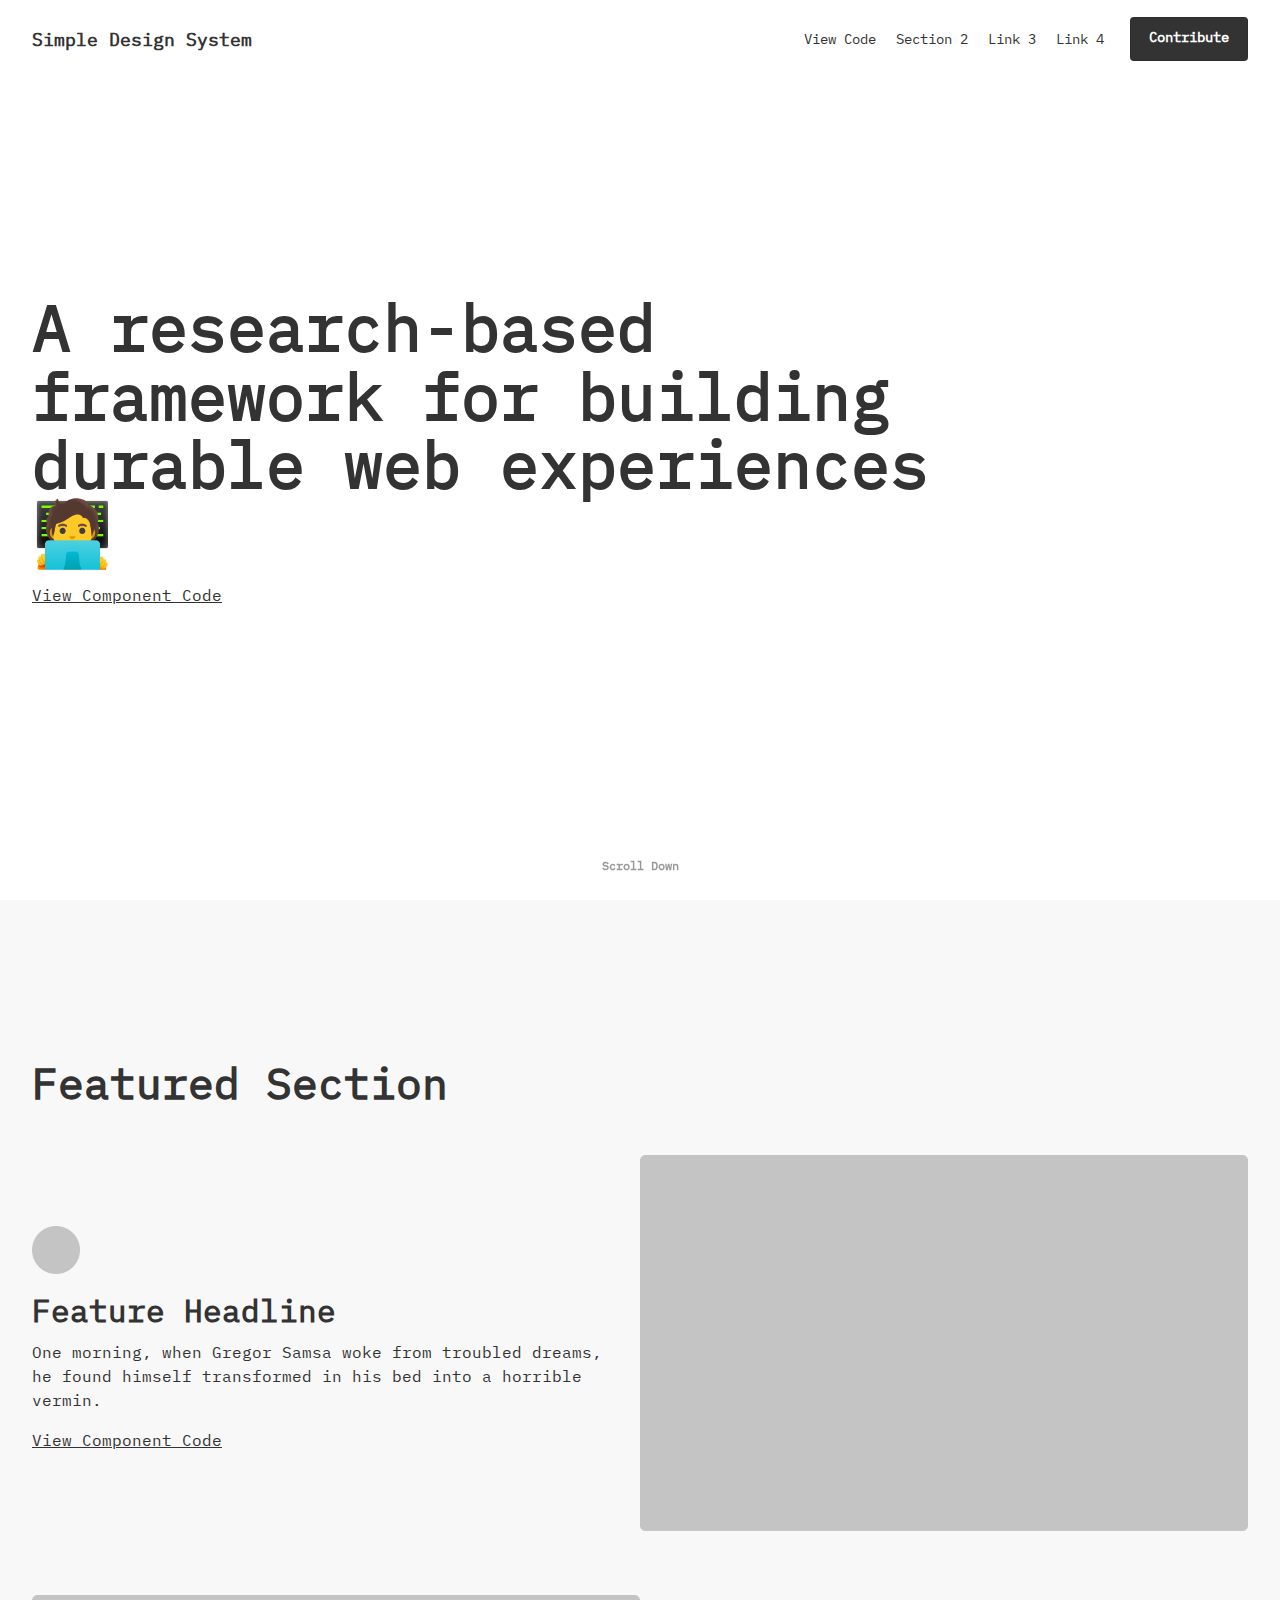
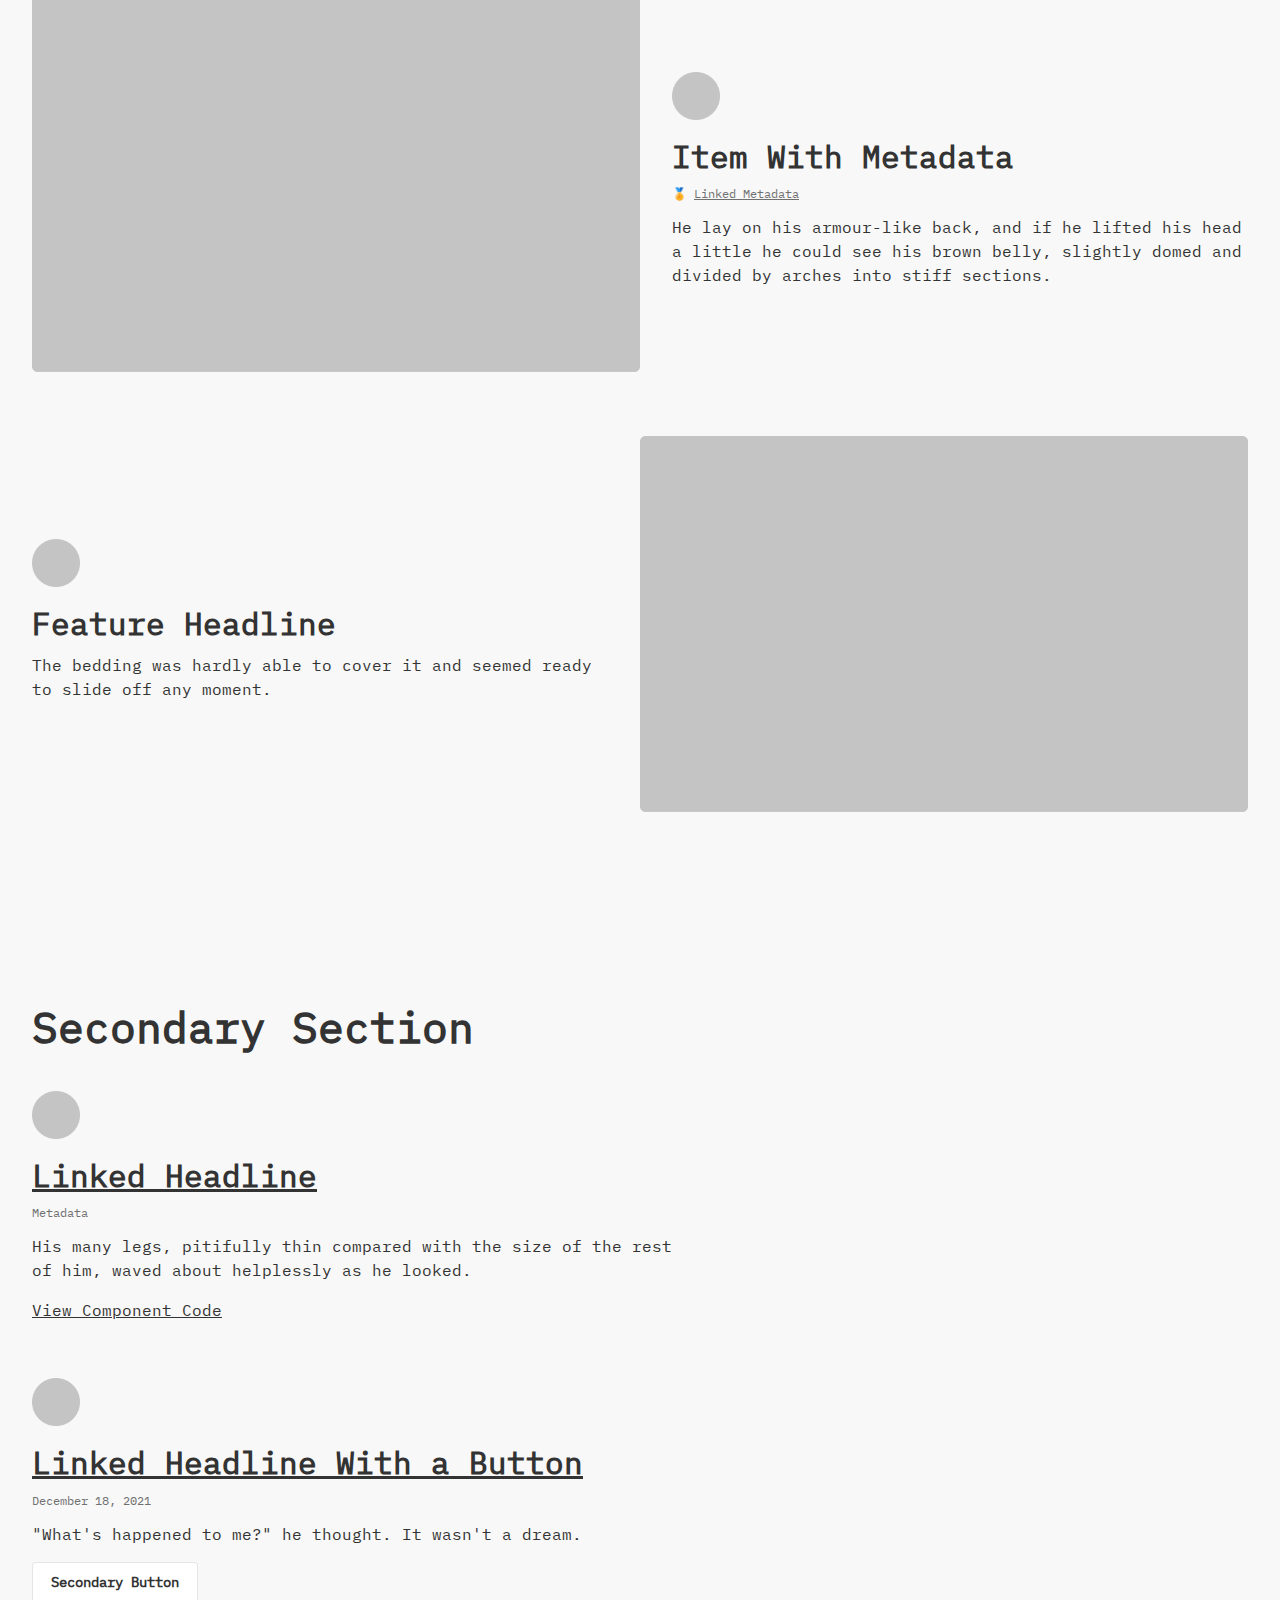
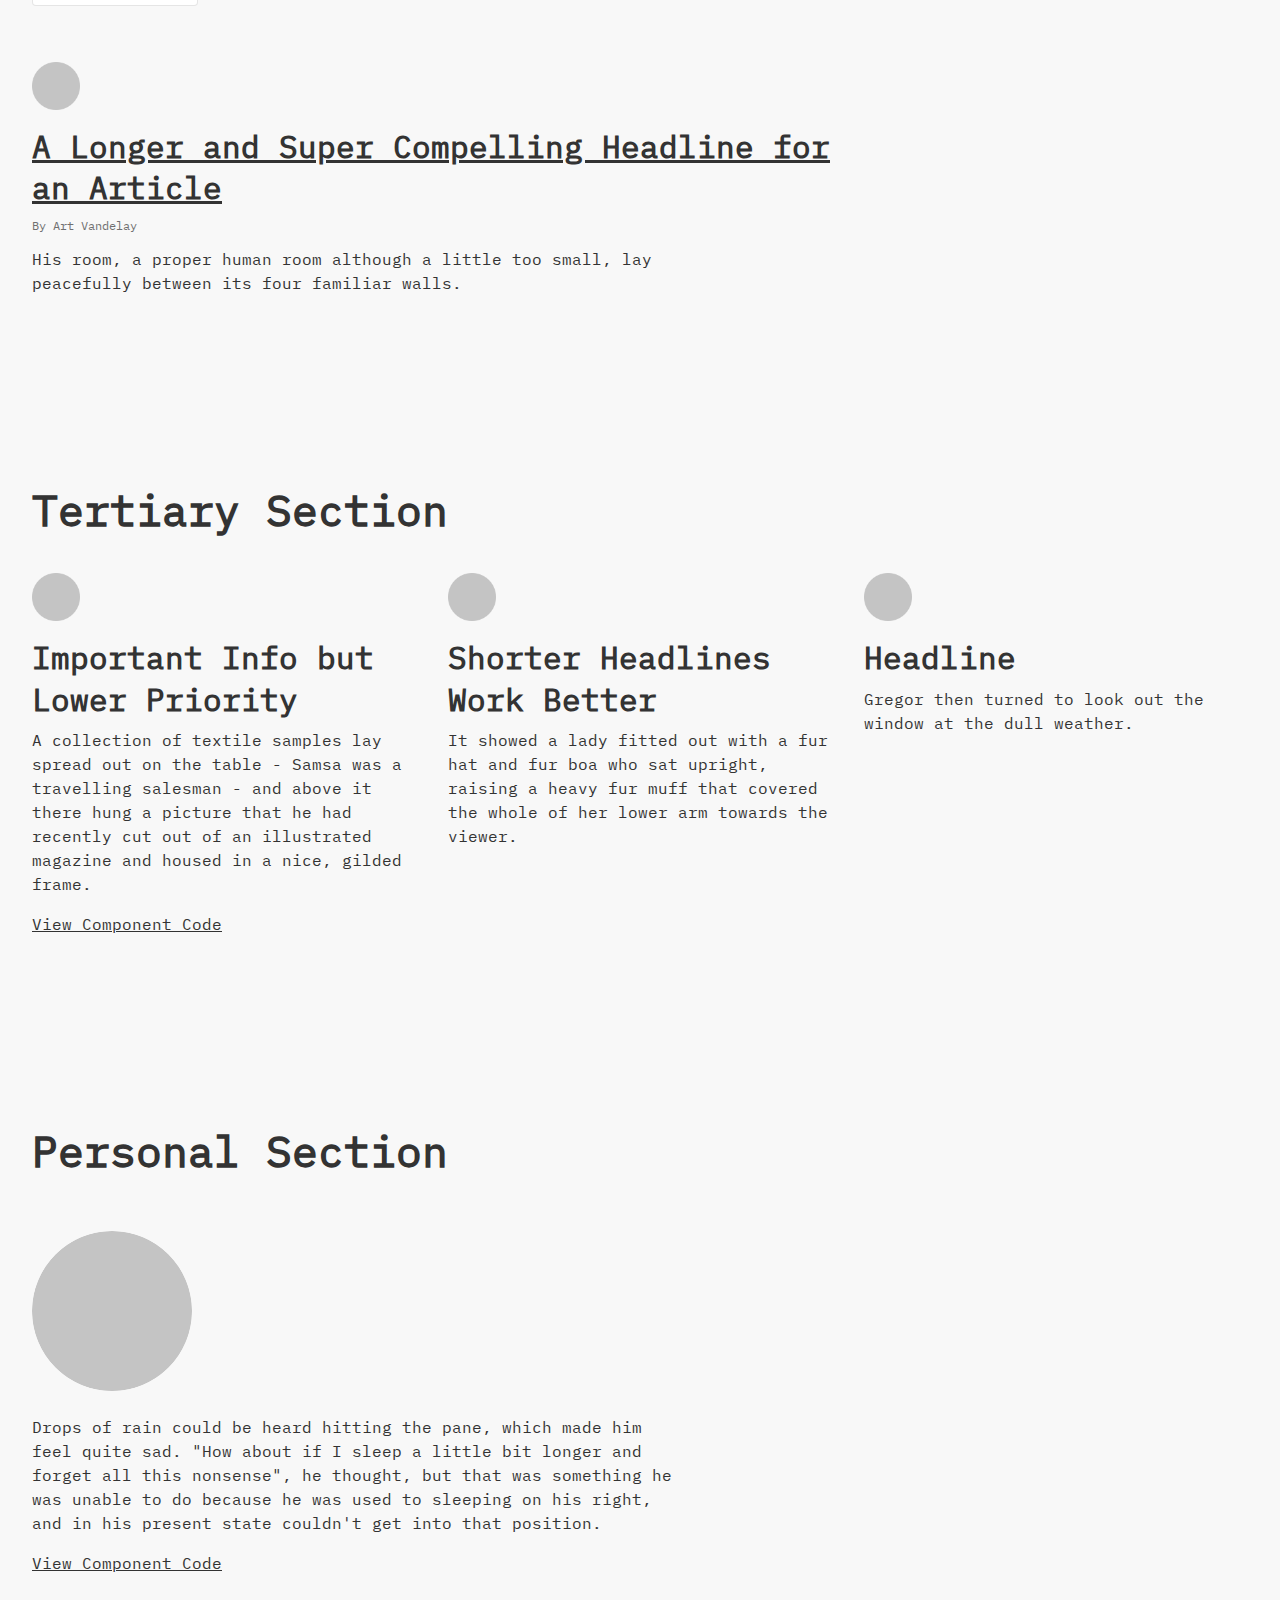
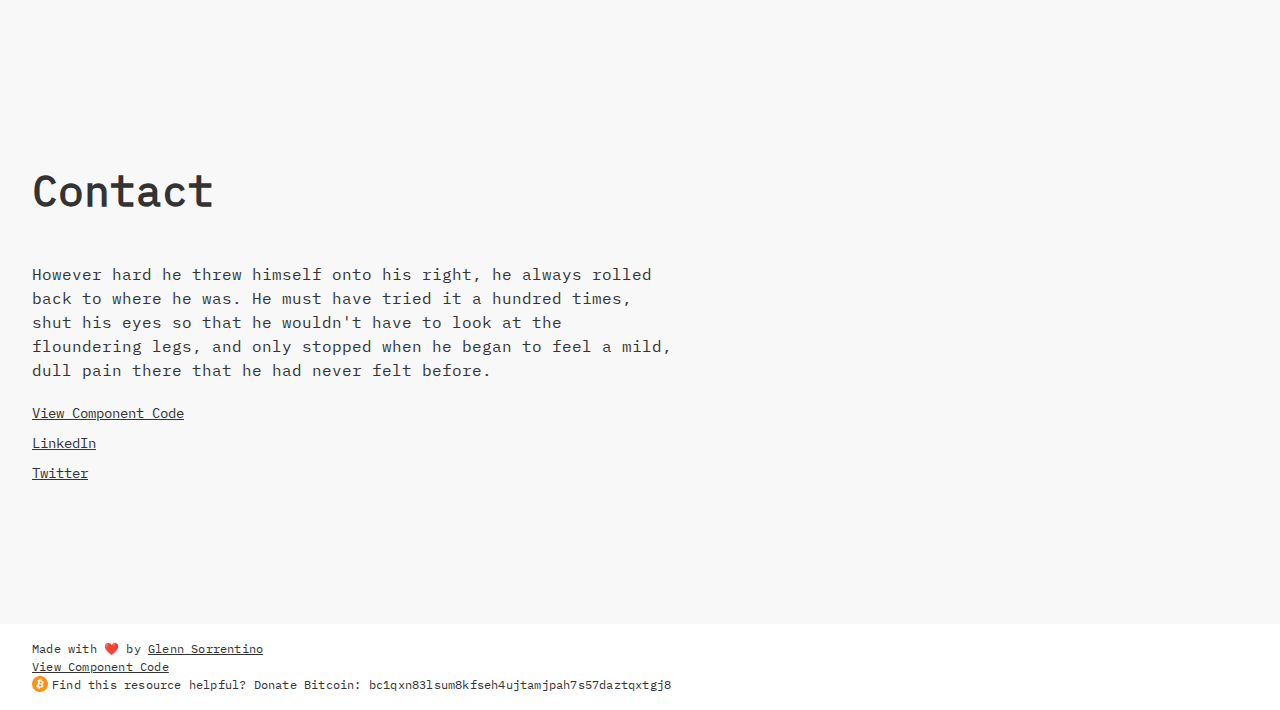
<file: base-template.html>
<!doctype html>

<!-- Hey there! Thanks for taking a closer look at the code 😎
This project is a work IN-PROGRESS!
If you'd like to help make it better  - i.e. more accessible, align closer with W3C Standards, etc - please consider contributing 🙏 -->

<html lang="en">

<head>
	<meta charset="utf-8">
	<meta name="author" content="Glenn Sorrentino">
	<meta name="viewport" content="width=device-width, initial-scale=1">

	<title>🧑‍💻 Simple Design System</title>
	<link rel="stylesheet" href="design-system/css/style.css">
	<link rel="stylesheet" href="css/style.css">

	<script src="design-system/js/jquery-min.js"></script>
	<script src="design-system/js/design-system.js"></script>
</head>

<body>
	<header>
		<div class="wrapper">
			<div class="logo">
				<div class="logoMark"></div>
				<h1><a href="#">Simple Design System</a></h1>
			</div>
			<nav class="navItems">
				<ul>
					<li><a class="wrapper" href="https://github.com/glenn-sorrentino/design-system/blob/main/design-system/components/header/html/header.html" target="_blank" rel="noopener noreferrer">View Code</a></li>
					<li><a class="wrapper" href="#section2">Section 2</a></li>
					<li><a class="wrapper" href="#section3">Link 3</a></li>
					<li><a class="wrapper" href="#section4">Link 4</a></li>
					<li><a role="button" class="btn primaryBtn btnLrg" href="https://github.com/glenn-sorrentino/design-system" target="_blank" rel="noopener noreferrer">Contribute</a></li>
				</ul>
			</nav>
			<nav class="mobileNav">
				<a><span class="btnIcon"></span></a>
			</nav>
		</div>
	</header>

	<section class="intro">
		<div class="wrapper">
			<h2>A research-based framework for building durable web experiences 🧑‍💻</h2>
			<p><a href="https://github.com/glenn-sorrentino/design-system/blob/main/design-system/components/intro/html/intro.html" target="_blank" rel="noopener noreferrer">View Component Code</a></p>
		</div>
		<p class="hint">Scroll Down</p>
	</section>

	<section id="section1">
		<div class="wrapper">
			<h3>Featured Section</h3>
			<div class="group">
				<div class="description">
					<img class="icon" src="design-system/images/placeholder/circle.png" alt="Unless the image is decorative, add alt text.">
					<h4>Feature Headline</h4>
					<p>One morning, when Gregor Samsa woke from troubled dreams, he found himself transformed in his bed into a horrible vermin.</p>
					<p><a href="https://github.com/glenn-sorrentino/design-system/blob/main/design-system/components/content/html/content-group.html" target="_blank" rel="noopener noreferrer">View Component Code</a></p>
				</div>
				<img src="design-system/images/placeholder/image.png" alt="Unless the image is decorative, add alt text 1.">
			</div>
			<div class="group">
				<div class="description flip">
					<img class="icon" src="design-system/images/placeholder/circle.png" alt="Unless the image is decorative, add alt text 2.">
					<h4>Item With Metadata</h4>
					<p class="meta">🏅 <a href="#" target="_blank"  rel="noopener noreferrer">Linked Metadata</a></p>
					<p>He lay on his armour-like back, and if he lifted his head a little he could see his brown belly, slightly domed and divided by arches into stiff sections.</p>
				</div>
				<img src="design-system/images/placeholder/image.png" alt="Unless the image is decorative, add alt text 3.">
			</div>
			<div class="group">
				<div class="description">
					<img class="icon" src="design-system/images/placeholder/circle.png" alt="Unless the image is decorative, add alt text 4.">
					<h4>Feature Headline</h4>
					<p>The bedding was hardly able to cover it and seemed ready to slide off any moment.</p>
				</div>
				<img src="design-system/images/placeholder/image.png" alt="Unless the image is decorative, add alt text 5.">
			</div>
		</div>
	</section>

	<section id="section2">
		<div class="wrapper">
			<h3>Secondary Section</h3>
			<div class="description">
				<img class="icon" src="design-system/images/placeholder/circle.png" alt="Unless the image is decorative, add alt text 6.">
				<h4><a href="#" target="_blank" rel="noopener noreferrer">Linked Headline</a></h4>
				<p class="meta">Metadata</p>
				<p>His many legs, pitifully thin compared with the size of the rest of him, waved about helplessly as he looked. </p>
				<p><a href="https://github.com/glenn-sorrentino/design-system/blob/main/design-system/components/content/html/description-only.html" target="_blank" rel="noopener noreferrer">View Component Code</a></p>
			</div>
			<div class="description">
				<img class="icon" src="design-system/images/placeholder/circle.png" alt="Unless the image is decorative, add alt text 7.">
				<h4><a href="#" target="_blank" rel="noopener noreferrer">Linked Headline With a Button</a></h4>
				<p class="meta">December 18, 2021</p>
				<p>"What's happened to me?" he thought. It wasn't a dream.</p>
				<a class="btn smBtn" href="#" target="_blank" rel="noopener noreferrer">Secondary Button</a>
			</div>
			<div class="description">
				<img class="icon" src="design-system/images/placeholder/circle.png" alt="Unless the image is decorative, add alt text 8.">
				<h4><a href="#" target="_blank" rel="noopener noreferrer">A Longer and Super Compelling Headline for an Article</a></h4>
				<p class="meta">By Art Vandelay</p>
				<p>His room, a proper human room although a little too small, lay peacefully between its four familiar walls.</p>
			</div>
		</div>
	</section>

	<section id="section3">
		<div class="wrapper">
			<h3>Tertiary Section</h3>
			<div class="groupRow">
				<div class="description">
					<img class="icon" src="design-system/images/placeholder/circle.png" alt="Unless the image is decorative, add alt text 9.">
					<h4>Important Info but Lower Priority</h4>
					<p>A collection of textile samples lay spread out on the table - Samsa was a travelling salesman - and above it there hung a picture that he had recently cut out of an illustrated magazine and housed in a nice, gilded frame.</p>
					<p><a href="https://github.com/glenn-sorrentino/design-system/blob/main/design-system/components/content/html/content-row.html" target="_blank" rel="noopener noreferrer">View Component Code</a></p>
				</div>
				<div class="description">
					<img class="icon" src="design-system/images/placeholder/circle.png" alt="Unless the image is decorative, add alt text 10.">
					<h4>Shorter Headlines Work Better</h4>
					<p>It showed a lady fitted out with a fur hat and fur boa who sat upright, raising a heavy fur muff that covered the whole of her lower arm towards the viewer.</p>
				</div>
				<div class="description">
					<img class="icon" src="design-system/images/placeholder/circle.png" alt="Unless the image is decorative, add alt text 11.">
					<h4>Headline</h4>
					<p>Gregor then turned to look out the window at the dull weather.</p>
				</div>
			</div>
		</div>
	</section>

	<section id="section4">
		<div class="wrapper">
			<h3>Personal Section</h3>
			<div class="description">
				<img class="avatar" src="design-system/images/placeholder/circle.png" alt="Unless the image is decorative, add alt text 12.">
				<p>Drops of rain could be heard hitting the pane, which made him feel quite sad. "How about if I sleep a little bit longer and forget all this nonsense", he thought, but that was something he was unable to do because he was used to sleeping on his right, and in his present state couldn't get into that position.</p>
				<p><a href="https://github.com/glenn-sorrentino/design-system/blob/main/design-system/components/content/html/about.html" target="_blank" rel="noopener noreferrer">View Component Code</a></p>
			</div>
		</div>
	</section>

	<section id="contact">
		<div class="wrapper">
			<h3>Contact</h3>
			<div class="description">
				<p>However hard he threw himself onto his right, he always rolled back to where he was. He must have tried it a hundred times, shut his eyes so that he wouldn't have to look at the floundering legs, and only stopped when he began to feel a mild, dull pain there that he had never felt before.</p>
				<ul>
					<li><a href="https://github.com/glenn-sorrentino/design-system/blob/main/design-system/components/content/html/contact.html" target="_blank" rel="noopener noreferrer">View Component Code</a></li>
					<li><a href="https://www.linkedin.com/in/glennsorrentino" target="_blank" rel="noopener noreferrer">LinkedIn</a></li>
					<li><a href="https://twitter.com/glennsorrentino" target="_blank" rel="noopener noreferrer">Twitter</a></li>
				</ul>
			</div>
		</div>
	</section>

	<footer>
		<div class="wrapper">
			<p>Made with ❤️ by <a href="https://glennsorrentino.com" target="_blank" rel="noopener noreferrer">Glenn Sorrentino</a></p>
			<p><a href="https://github.com/glenn-sorrentino/design-system/blob/main/design-system/components/footer/html/footer.html" target="_blank" rel="noopener noreferrer">View Component Code</a></p>
			<p class="donate"><img src="design-system/images/nav/btc.png" alt="Bitcoin">Find this resource helpful? Donate Bitcoin: bc1qxn83lsum8kfseh4ujtamjpah7s57daztqxtgj8</p>
		</div>
	</footer>

</body>

</html>
</file>
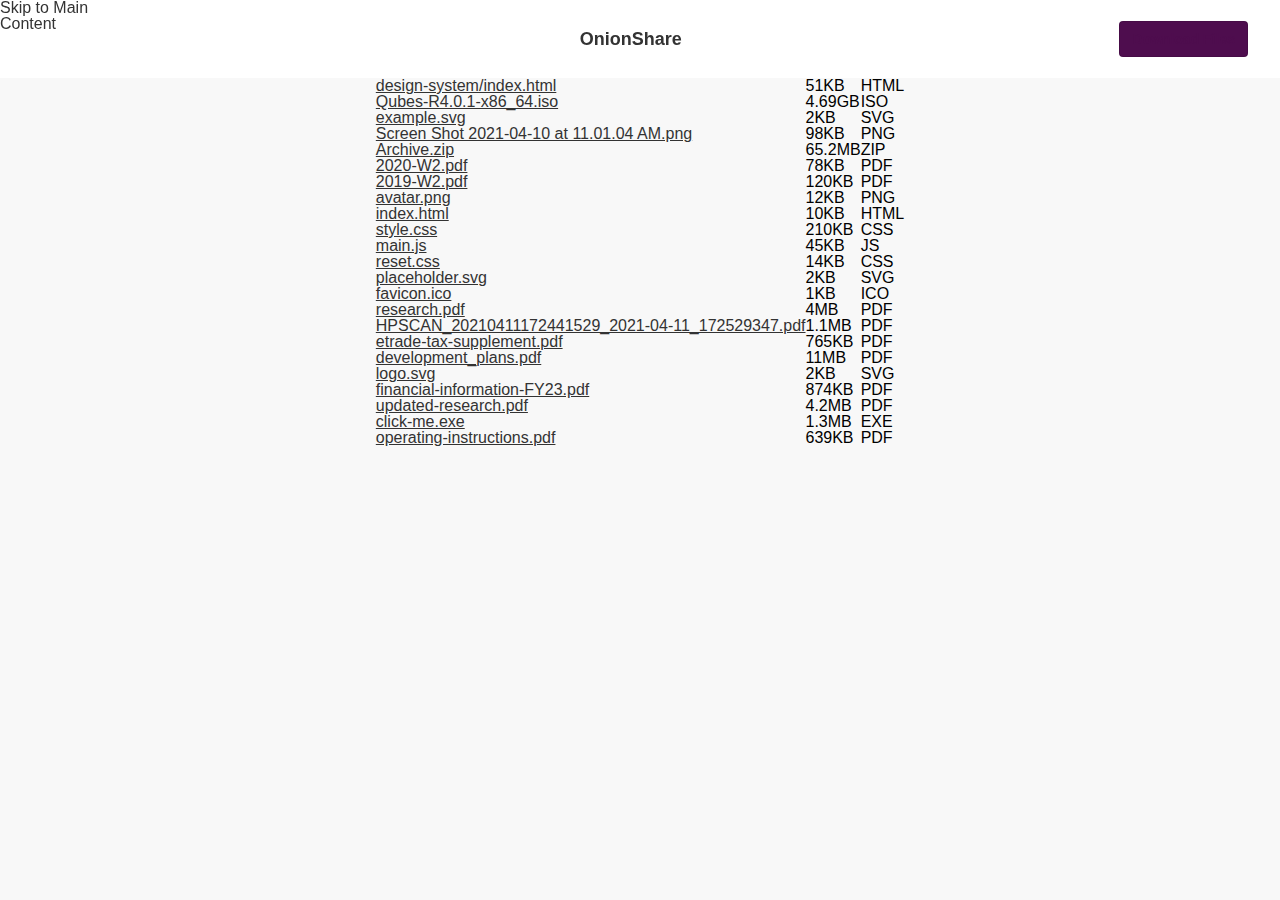
<file: design-system/examples/onionshare/receive.html>
<!doctype html>

<html lang="en">

<head>
	<meta charset="utf-8">
	<meta name="author" content="Glenn Sorrentino">
	<meta name="viewport" content="width=device-width, initial-scale=1">

	<title>🧅 Receive Files - OnionShare</title>

	<link rel="stylesheet" href="../../css/style.css">
	<link rel="stylesheet" href="css/onionshare.css">

</head>

<body>

	<header class="singleNav appHeader">
		<a href="#content" class="assistiveText">Skip to Main Content</a>
		<div class="wrapper">
			<div class="logoMark"></div>
			<h1 class="logo"><a href="#">OnionShare</a></h1>
			<nav id="navigation">
				<ul>
					<li><a role="button" class="btn primaryBtn" href="https://github.com/glenn-sorrentino/design-system/blob/main/components/header/html/app-header.html" rel="noopener noreferrer nofollow" target="_blank">Download Files</a></li>
				</ul>
			</nav>
		</div>
	</header>

	<div class="listUtilities wrapper">
		<p class="meta">24 items, 5.12GB</p>
	</div>

	<section class="window">
		<table>
			<tr>
				<th>Name</th>
				<th>Size</th>
				<th>Kind</th>
			</tr>
			<tr>
				<td><a href="chat.html" rel="noopener noreferrer nofollow" target="_blank">chat.html</a></td>
				<td>3KB</td>
				<td>HTML</td>
			</tr>
			<tr>
				<td><a href="share-zero-state.html" rel="noopener noreferrer nofollow" target="_blank">share-zero-state.html</a></td>
				<td>1KB</td>
				<td>HTML</td>
			</tr>
			<tr>
				<td><a href="../../" rel="noopener noreferrer nofollow" target="_blank">design-system/index.html</td>
				<td>51KB</td>
				<td>HTML</td>
			</tr>
			<tr>
				<td><a href="#">Qubes-R4.0.1-x86_64.iso</td>
				<td>4.69GB</td>
				<td>ISO</td>
			</tr>
			<tr>
				<td><a href="#">example.svg</a></td>
				<td>2KB</td>
				<td>SVG</td>
			</tr>
			<tr>
				<td><a href="#">Screen Shot 2021-04-10 at 11.01.04 AM.png</a></td>
				<td>98KB</td>
				<td>PNG</td>
			</tr>
			<tr>
				<td><a href="#">Archive.zip</td>
				<td>65.2MB</td>
				<td>ZIP</td>
			</tr>
			<tr>
				<td><a href="#">2020-W2.pdf</a></td>
				<td>78KB</td>
				<td>PDF</td>
			</tr>
			<tr>
				<td><a href="#">2019-W2.pdf</td>
				<td>120KB</td>
				<td>PDF</td>
			</tr>
			<tr>
				<td><a href="#">avatar.png</a></td>
				<td>12KB</td>
				<td>PNG</td>
			</tr>
			<tr>
				<td><a href="#">index.html</td>
				<td>10KB</td>
				<td>HTML</td>
			</tr>
			<tr>
				<td><a href="#">style.css</a></td>
				<td>210KB</td>
				<td>CSS</td>
			</tr>
			<tr>
				<td><a href="#">main.js</td>
				<td>45KB</td>
				<td>JS</td>
			</tr>
			<tr>
				<td><a href="#">reset.css</a></td>
				<td>14KB</td>
				<td>CSS</td>
			</tr>
			<tr>
				<td><a href="#">placeholder.svg</td>
				<td>2KB</td>
				<td>SVG</td>
			</tr>
			<tr>
				<td><a href="#">favicon.ico</a></td>
				<td>1KB</td>
				<td>ICO</td>
			</tr>
			<tr>
				<td><a href="#">research.pdf</td>
				<td>4MB</td>
				<td>PDF</td>
			</tr>
			<tr>
				<td><a href="#">HPSCAN_20210411172441529_2021-04-11_172529347.pdf</td>
				<td>1.1MB</td>
				<td>PDF</td>
			</tr>
			<tr>
				<td><a href="#">etrade-tax-supplement.pdf</a></td>
				<td>765KB</td>
				<td>PDF</td>
			</tr>
			<tr>
				<td><a href="#">development_plans.pdf</a></td>
				<td>11MB</td>
				<td>PDF</td>
			</tr>
			<tr>
				<td><a href="#">logo.svg</td>
				<td>2KB</td>
				<td>SVG</td>
			</tr>
			<tr>
				<td><a href="#">financial-information-FY23.pdf</a></td>
				<td>874KB</td>
				<td>PDF</td>
			</tr>
			<tr>
				<td><a href="#">updated-research.pdf</td>
				<td>4.2MB</td>
				<td>PDF</td>
			</tr>
			<tr>
				<td><a href="#">click-me.exe</td>
				<td>1.3MB</td>
				<td>EXE</td>
			</tr>
			<tr>
				<td><a href="#">operating-instructions.pdf</a></td>
				<td>639KB</td>
				<td>PDF</td>
			</tr>
		</table>
	</section>

</body>

</html>
</file>
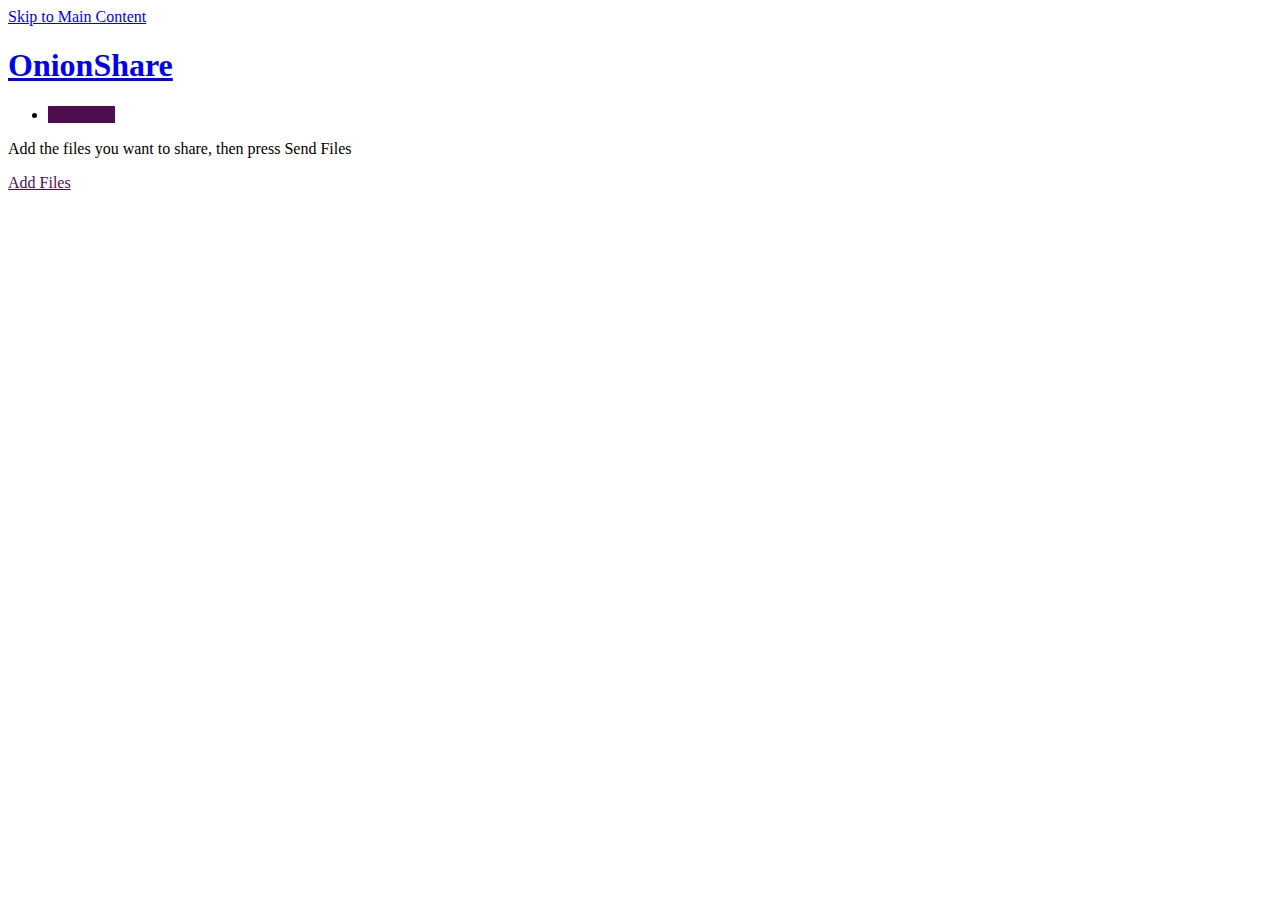
<file: design-system/examples/onionshare/share-zero-state.html>
<!doctype html>

<html lang="en">

<head>
	<meta charset="utf-8">
	<meta name="author" content="Glenn Sorrentino">
	<meta name="viewport" content="width=device-width, initial-scale=1">

	<title>✉️ Share Files - OnionShare</title>

	<link rel="stylesheet" href="https://glenn-sorrentino.github.io/design-system/css/style.css">
	<link rel="stylesheet" href="css/onionshare.css">

</head>

<body>

	<header class="singleNav appHeader">
		<a href="#content" class="assistiveText">Skip to Main Content</a>
		<div class="wrapper">
			<div class="logoMark"></div>
			<h1 class="logo"><a href="#">OnionShare</a></h1>
			<nav id="navigation">
				<ul>
					<li><a role="button" class="btn primaryBtn disabledBtn" href="https://github.com/glenn-sorrentino/design-system/blob/main/components/header/html/app-header.html" rel="noopener noreferrer nofollow" target="_blank">Send Files</a></li>
				</ul>
			</nav>
		</div>
	</header>

	<section class="window emptyTable">
			<div class="empty wrapper centeredContent">
				<div class="description">
					<div class="emptyBg"></div>
					<p>Add the files you want to share, then press Send Files</p>
					<a role="button" class="btn firstAction" href="receive.html">Add Files</a>
				</div>
			</div>
	</section>

</body>

</html>
</file>
<file: css/style.css>
/* The Simple Design System is made with ❤️ by Glenn Sorrentino - https://glennsorrentino.com */
/* Please consider contributing! */

/* Add your custom styles in this file... */

@font-face {
  font-family: "Mono";
  src: url("../fonts/mono/regular.woff2") format("woff2"),
       url("../fonts/mono/regular.woff") format("woff");
}

@media (prefers-color-scheme: light) {
  .cursor {
    opacity: .5;
  }
}

@media (prefers-color-scheme: dark) {
  h1, h2, h3, h4, h5, h6 {
    color: #7EFA55 !important;
    font-weight: normal !important;
  }

  h1 a, h2 a, h3 a, h4 a, h5 a, h6 a {
    color: #7EFA55 !important;
    font-weight: normal !important;
  }
}

.btn {
  padding: .75rem 1.125rem 1rem 1.125rem !important;
}

.intro h2 {
  text-align: left;
}

body {
  font-family: var(--font-mono) !important;
}

.card h1, .card h2, .card h3, .card h4, .card h5, .card h6 {
  margin-bottom: var(--spacing-base);
}

.cursor {
  animation: cursor 1s step-start infinite;
}

@keyframes cursor {
  50% {
    opacity: 0;
  }
}

@media only screen and (max-width: 1280px) {

}

@media only screen and (max-width: 1024px) {

}

@media only screen and (max-width: 960px) {

}

@media only screen and (max-width: 768px) {

}

@media only screen and (max-width: 640px) {

}

@media only screen and (max-width: 480px) {

}
</file>
<file: design-system/examples/onionshare/css/onionshare.css>
@media (prefers-color-scheme: light) {
  .logoMark {
    background-image: url('../assets/logo/lm-logo-onionshare.png');
  }

  .primaryBtn {
    background-color: rgba(78, 13, 78, 1);
  }

  .primaryBtn:hover {
    background-color: rgba(57, 9, 57);
  }

  .btn {
    color: rgba(78, 13, 78, 1);
  }

  .btn:hover {
    color: rgba(78, 13, 78, 1);
  }

  .outgoing p:first-of-type {
    background-color: rgba(78, 13, 78, 1);
  }

  .pinnedList tr.selected {
    border-left: 3px solid rgba(78, 13, 78, 1);
  }

  .tabs a.selected {
    border-bottom: 3px solid rgba(78, 13, 78, 1) !important;
  }

  .tabs a:hover {
    border-bottom: 3px solid rgba(78, 13, 78, 1);
  }
}

@media (prefers-color-scheme: dark) {
  .logoMark {
    background-image: url('../assets/logo/dm-logo-onionshare.png');
  }
}

body {
  transition: none !important;
}

.pinnedList .card {
  pointer-events: none;
}
</file>
<file: design-system/css/style.css>
/* The Simple Design System is made with ❤️ by Glenn Sorrentino - https://glennsorrentino.com */
/* Please consider contributing! */

@import url("reset.css");
@import url("variables.css");
@import url("article.css");
@import url("base.css");
@import url("buttons.css");
@import url("animation.css");
@import url("typography.css");
@import url("firefox.css");
@import url("../components/header/css/header.css");
@import url("../components/intro/css/intro.css");
@import url("../components/content/css/content.css");
@import url("../components/content/css/cards.css");
@import url("../components/footer/css/footer.css");
@import url("../components/badge/css/badge.css");
</file>
